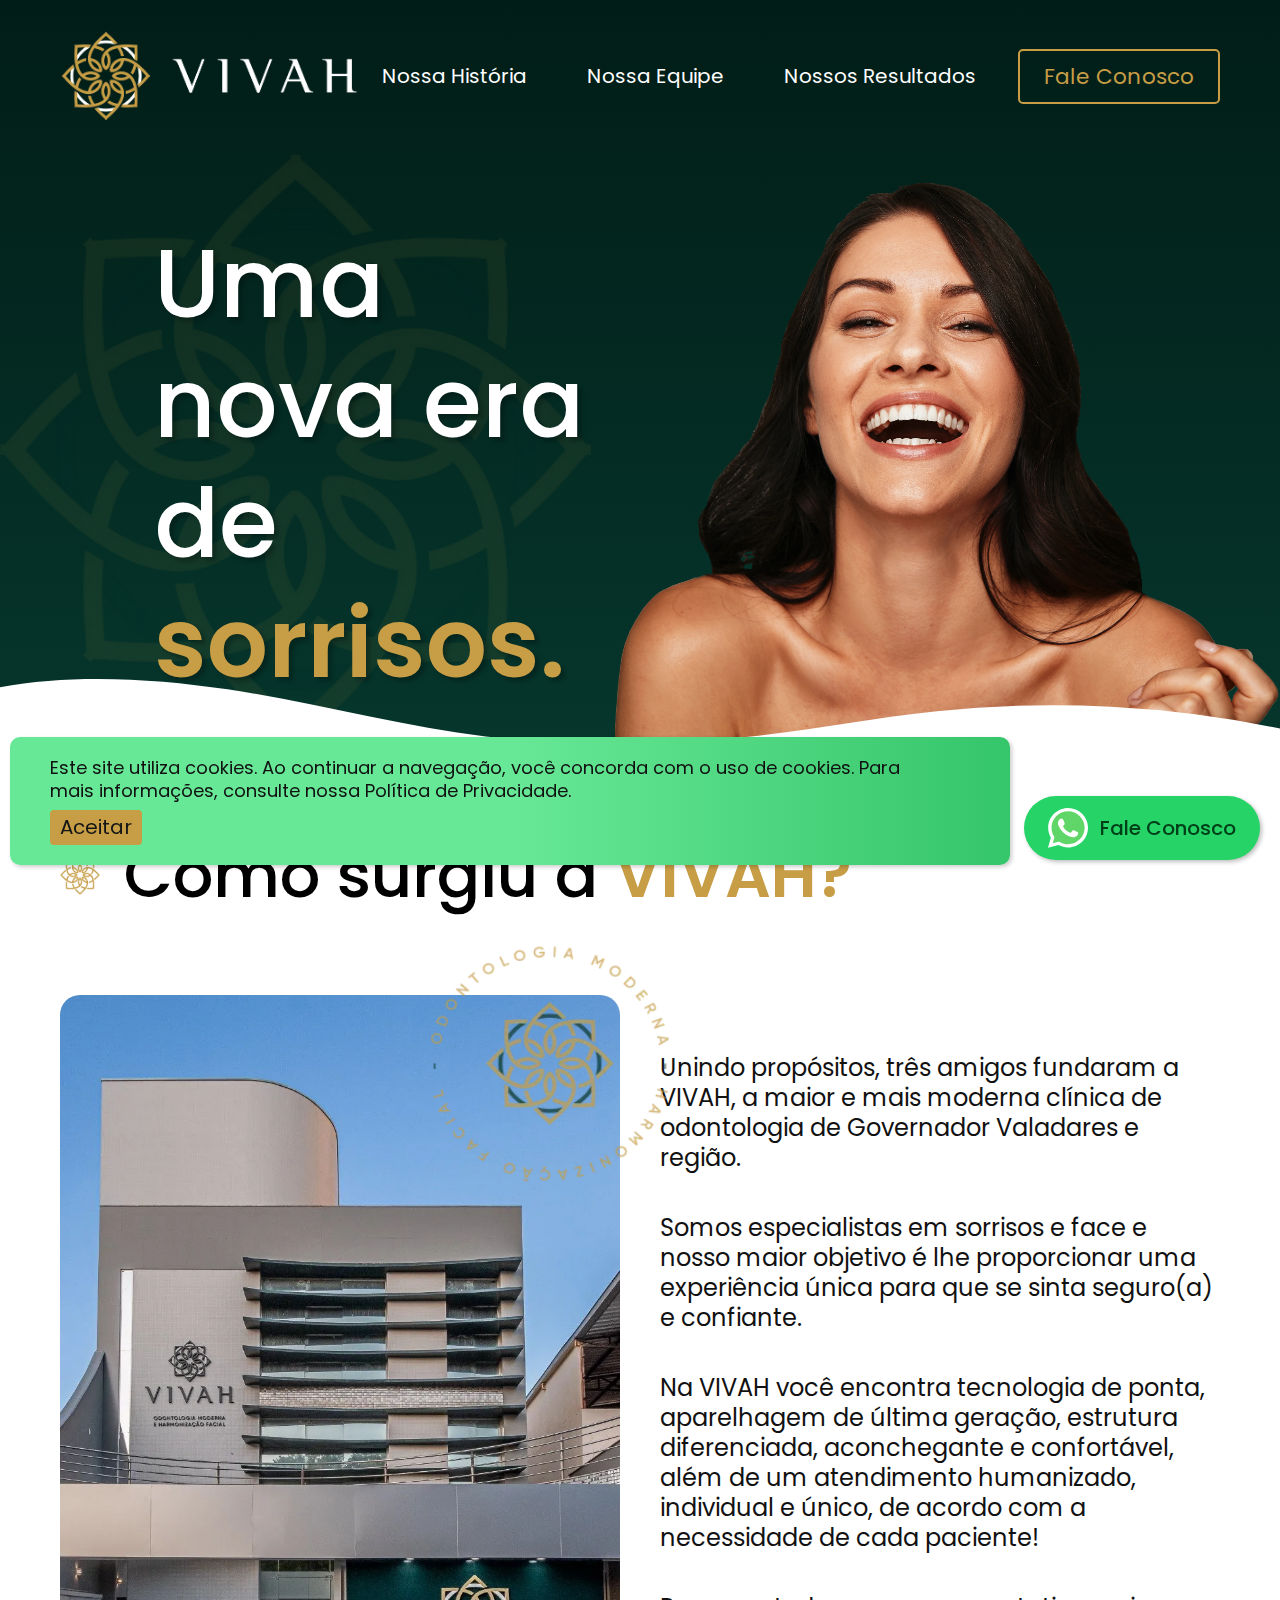
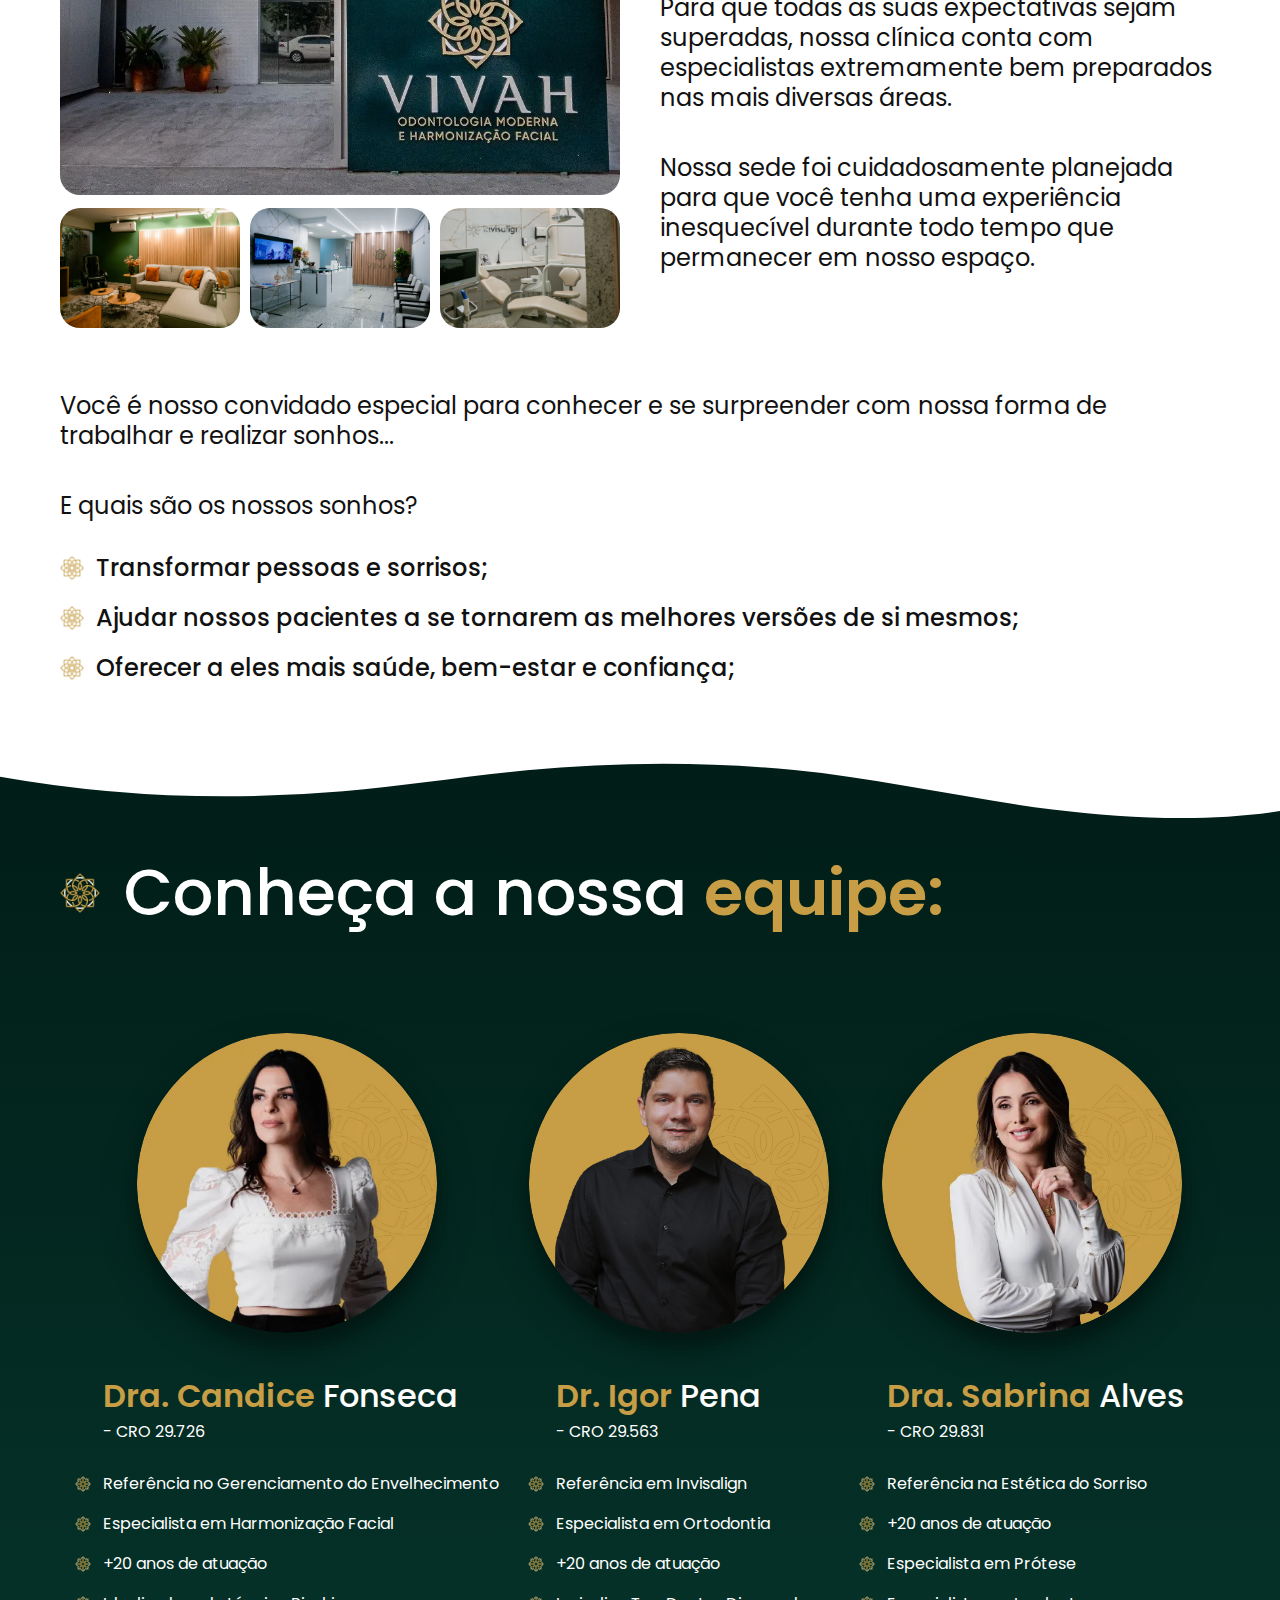
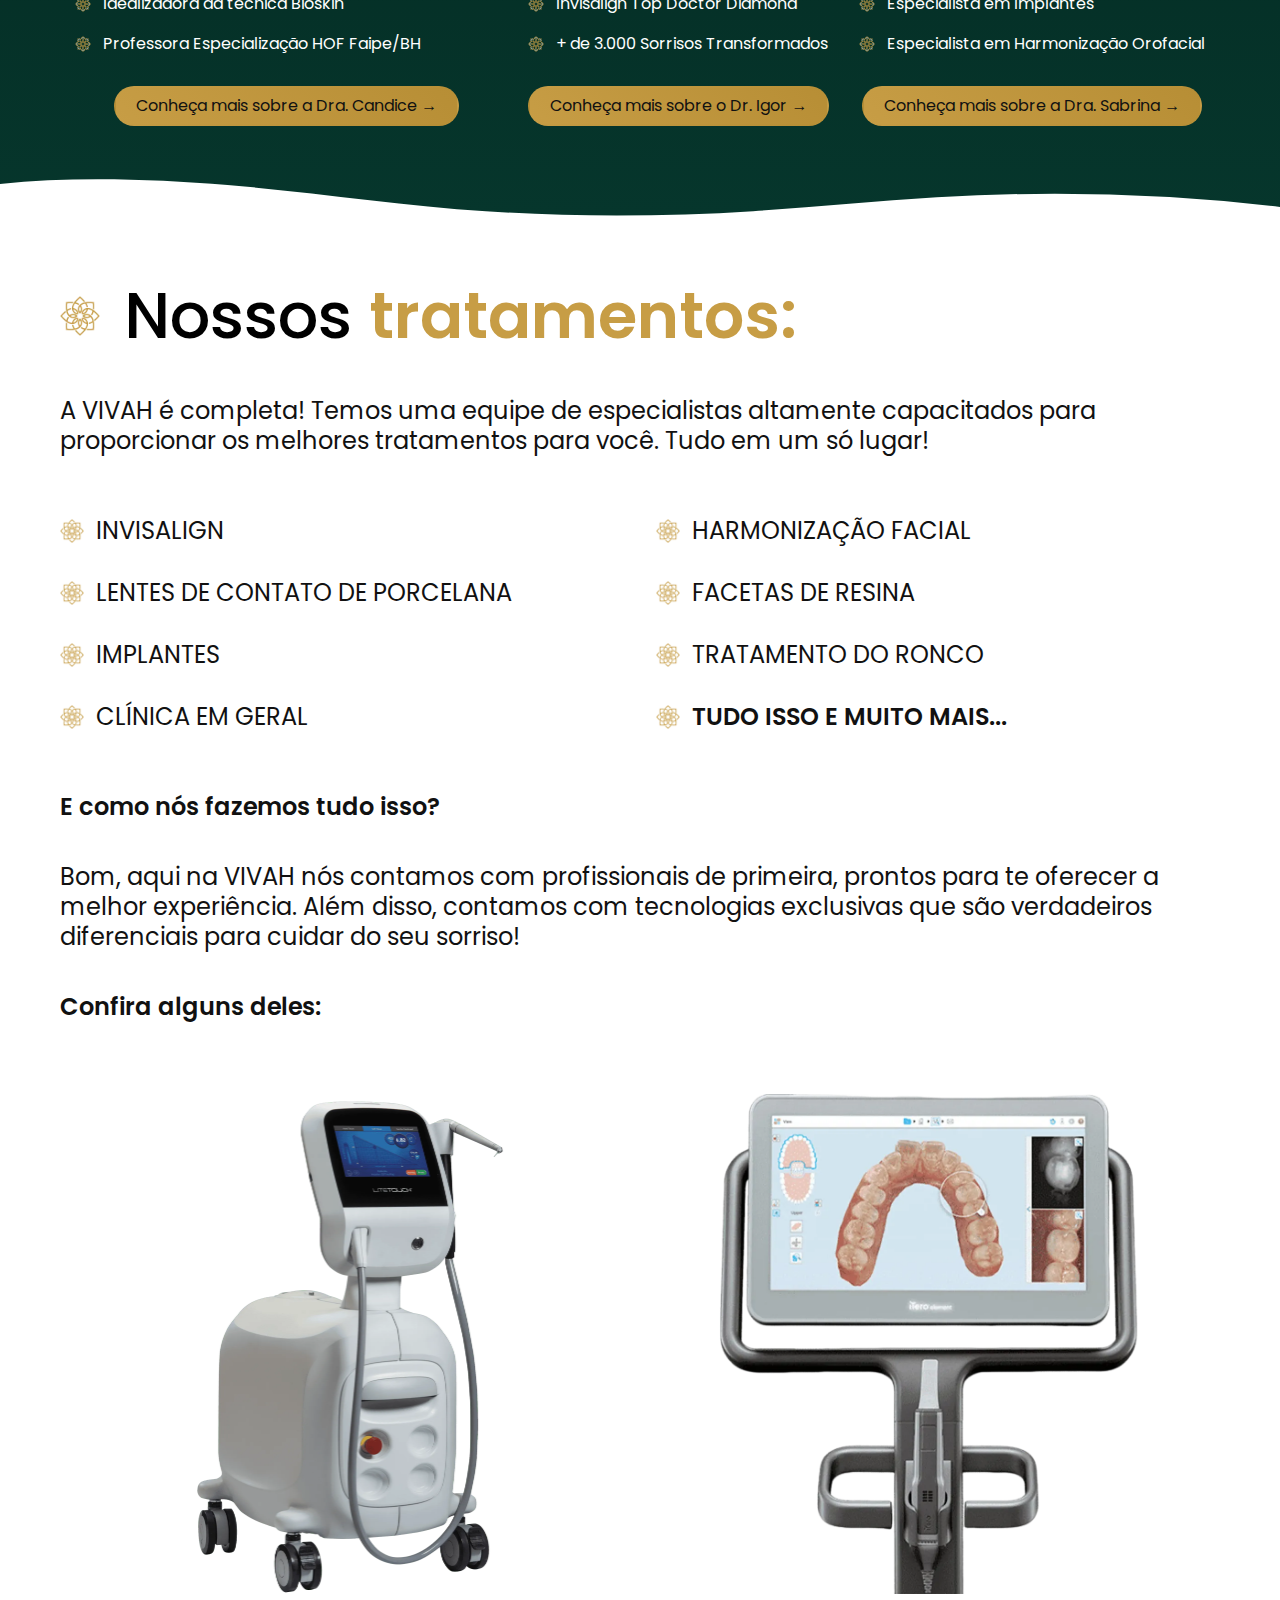
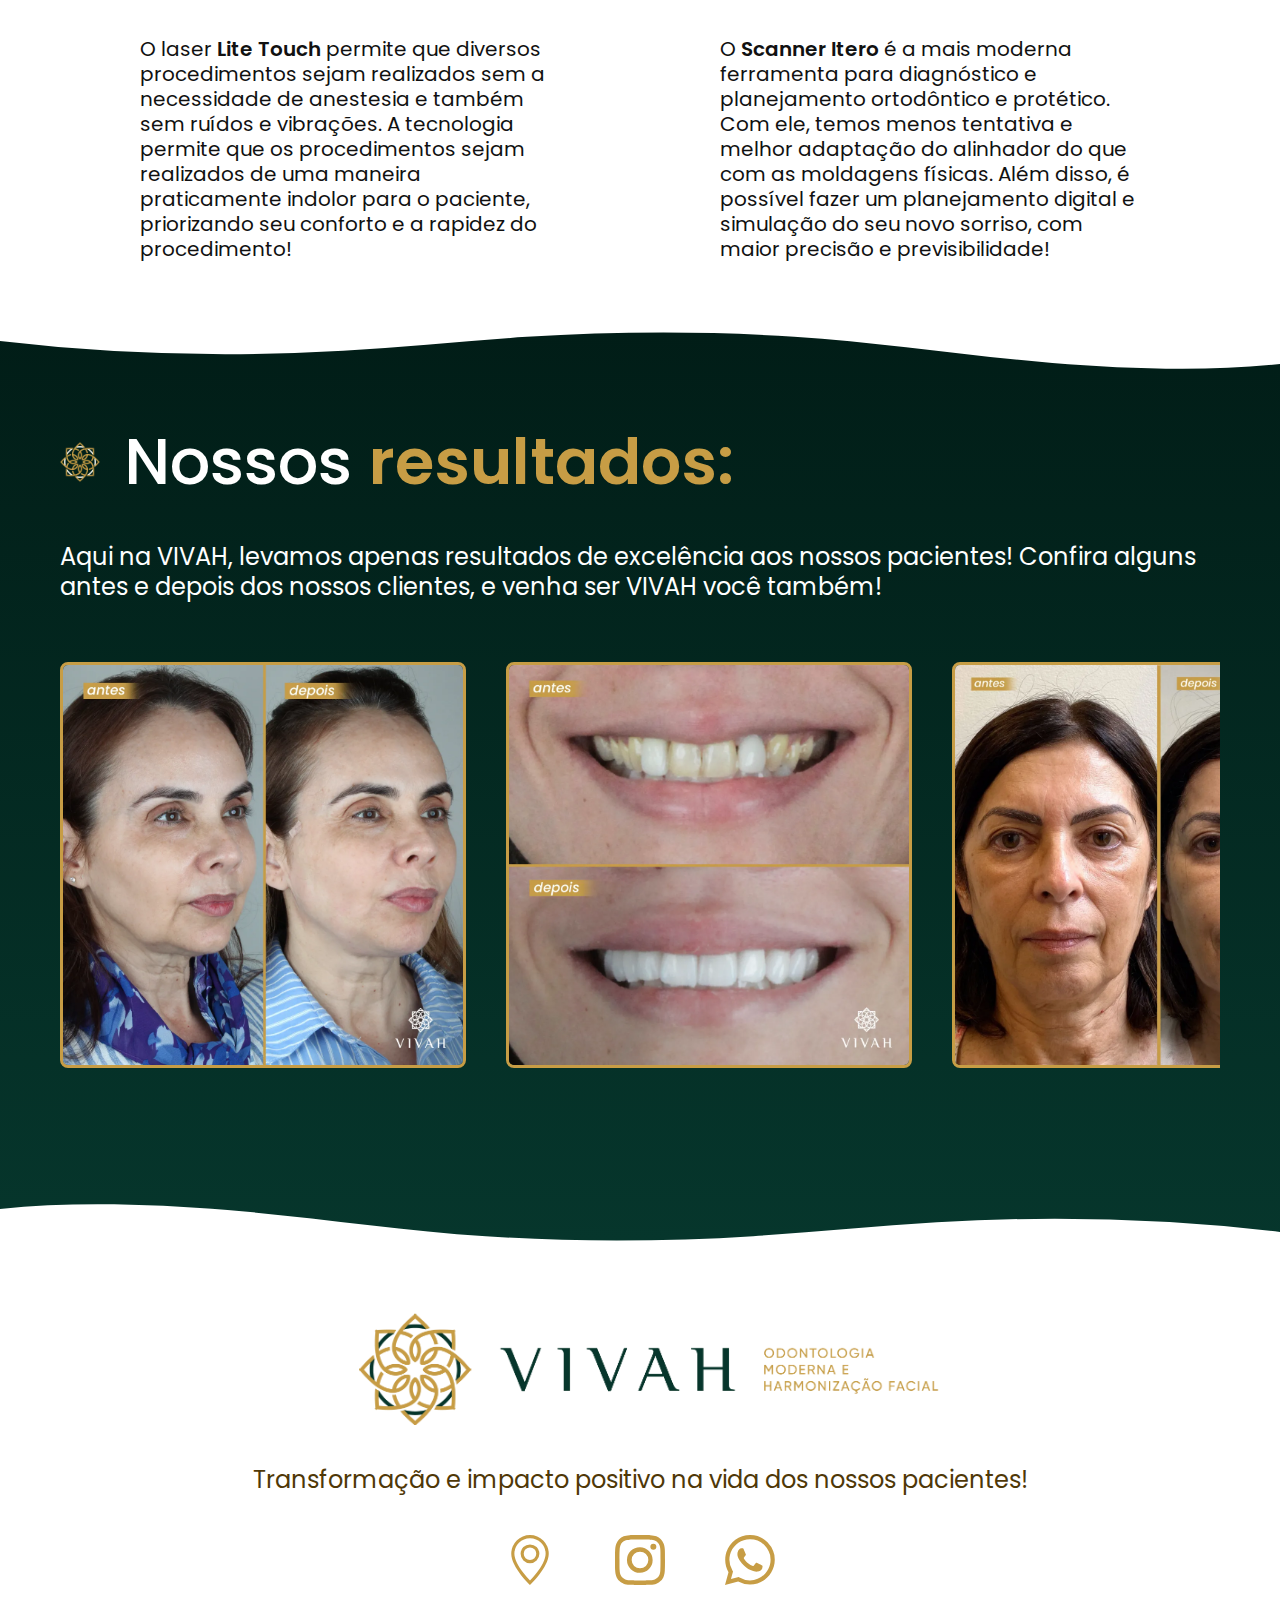
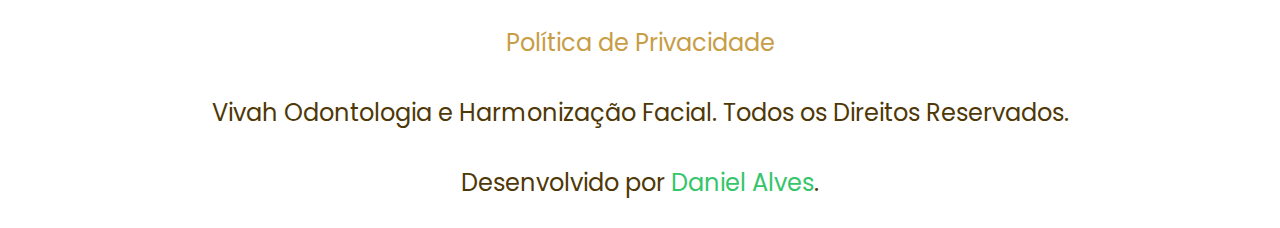
<file: index.html>
<!DOCTYPE html>
<html lang="pt-br">

<head>
  <meta charset="UTF-8">
  <meta http-equiv="X-UA-Compatible" content="IE=edge">
  <meta name="viewport" content="width=device-width, initial-scale=1.0">
  <meta name="description" content="Somos especialistas em Odontologia Moderna e Harmonização Facial e
  nosso maior objetivo é lhe proporcionar
  uma experiência única para que se sinta
  seguro(a) e confiante.">
  <title>VIVAH - Odontologia Moderna e Harmonização Facial</title>
  <link rel="shortcut icon" href="./img/logo minimalista completo.webp" type="image/x-icon">
  <link rel="preload" href="./css/style.min.css" as="style">
  <link rel="stylesheet" href="./css/style.min.css">
  <link rel="preconnect" href="https://fonts.googleapis.com">
  <link rel="preconnect" href="https://fonts.gstatic.com" crossorigin>
  <link href="https://fonts.googleapis.com/css2?family=Poppins:wght@400;500;600;700&display=swap" rel="stylesheet">
</head>

<body>
  <div class="background-verde intro-background">
    <header class="container">
      <nav aria-label="Navegação Primária">
        <a href="./index.html"><img src="./img/logo header.webp" alt="Logomarca da Vivah" width="300px" height="90px" class="logo-header"></a>
        <button id="botao-mobile" aria-label="Menu Mobile">
          <img src="./img/menu-hamburguer-verde.svg" alt="" class="menu-hamburguer">
          <img src="./img/botao-fechar.svg" alt="" class="menu-fechar">
        </button>
        <ul class="menu-header fonte-lista">
          <li><a href="#nossa-historia">Nossa História</a></li>
          <li><a href="#nossa-equipe">Nossa Equipe</a></li>
          <li><a href="#nossos-resultados">Nossos Resultados</a></li>
          <li><a href="https://api.whatsapp.com/send?phone=5533998105889&text=Vim%20pelo%20site%20e%20gostaria%20de%20falar%20com%20voc%C3%AAs!" target="_blank" class="fale-conosco-mobile">Fale Conosco</a></li>
        </ul>
        <a href="https://api.whatsapp.com/send?phone=5533998105889&text=Vim%20pelo%20site%20e%20gostaria%20de%20falar%20com%20voc%C3%AAs!" target="_blank" class="fale-conosco fonte-lista">Fale Conosco</a>
      </nav>
    </header>

    <!-- Estilização do botão está no topo do header.css -->
    <a href="https://api.whatsapp.com/send?phone=5533998105889&text=Vim%20pelo%20site%20e%20gostaria%20de%20falar%20com%20voc%C3%AAs!" class="botao-whatsapp" target="_blank" role="button" aria-label="Fale conosco"><img src="./img/botao-whatsapp.svg" alt="Botão que leva ao Whatsapp da VIVAH" height="40px"><span class="fonte-texto">Fale Conosco</span></a>
    <!--  -->

    <main>
      <div class="introducao container">
        <h1 class="fonte-titulo titulo-intro">Uma nova era de <span class="cor-texto-secundaria sorrisos">sorrisos.</span></h1>
        <div>
          <img src="./img/foto-banner-vivah-sem-fundo.webp" alt="Garota Sorrindo" width="800px" height="700px" class="imagem-intro">
          <div>
          </div>
    </main>
    <div class="custom-shape-divider-bottom-1684189273">
      <svg data-name="Layer 1" xmlns="http://www.w3.org/2000/svg" viewBox="0 0 1200 120" preserveAspectRatio="none">
        <path d="M321.39,56.44c58-10.79,114.16-30.13,172-41.86,82.39-16.72,168.19-17.73,250.45-.39C823.78,31,906.67,72,985.66,92.83c70.05,18.48,146.53,26.09,214.34,3V0H0V27.35A600.21,600.21,0,0,0,321.39,56.44Z" class="shape-fill"></path>
      </svg>
    </div>
  </div>

  <section class="container secao-origem" aria-label="Origem da VIVAH" id="nossa-historia">
    <div class="titulo-topico">
      <img src="./img/logo minimalista completo.webp" alt="" height="40px" width="40px" class="icone-titulo">
      <h2 class="fonte-titulo titulo-origem">Como surgiu a <span class="cor-texto-secundaria sorrisos">VIVAH?</span></h2>
    </div>

    <div class="historia-container">
      <div class="fachada-vivah" id="galeria">
        <img src="./img/selo vivah.webp" alt="" class="selo-vivah" height="240px" width="240px">
        <img src="./img/fachada vivah.webp" alt="Fachada da VIVAH" height="800px" width="700px" class="foto-fachada" id="imagem-principal">
        <ul>
          <li><img src="./img/interior-vivah1.webp" alt="Bicicleta 1" /></li>
          <li><img src="./img/interior-vivah2.webp" alt="Bicicleta 2" /></li>
          <li><img src="./img/interior-vivah3.webp" alt="Bicicleta 3" /></li>
        </ul>
      </div>

      <div class="historia-texto">
        <p class="fonte-texto">Unindo propósitos, três amigos fundaram a
          VIVAH, a maior e mais moderna clínica de
          odontologia de Governador Valadares e
          região.</p>

        <p class="fonte-texto">Somos especialistas em sorrisos e face e
          nosso maior objetivo é lhe proporcionar
          uma experiência única para que se sinta
          seguro(a) e confiante.</p>

        <p class="fonte-texto">Na VIVAH você encontra tecnologia de
          ponta, aparelhagem de última geração, estrutura diferenciada, aconchegante e confortável, além de um atendimento humanizado, individual e único, de acordo com
          a necessidade de cada paciente!</p>

        <p class="fonte-texto">Para que todas as suas expectativas sejam
          superadas, nossa clínica conta com especialistas extremamente bem preparados
          nas mais diversas áreas.</p>

        <p class="fonte-texto">Nossa sede foi cuidadosamente planejada
          para que você tenha uma experiência inesquecível durante todo tempo que permanecer em nosso espaço. </p>
      </div>
    </div>

    <div class="mais-historia-texto">
      <p class="fonte-texto">Você é nosso convidado especial para
        conhecer e se surpreender com nossa
        forma de trabalhar e realizar sonhos...</p>

      <p class="fonte-texto">E quais são os nossos sonhos?</p>
    </div>

    <ul class="lista-historia">
      <li>
        <img src="./img/logo minimalista completo.webp" alt="" height="24px" width="24px">
        <p class="fonte-texto">Transformar pessoas e sorrisos;</p>
      </li>

      <li>
        <img src="./img/logo minimalista completo.webp" alt="" height="24px" width="24px">
        <p class="fonte-texto">Ajudar nossos pacientes a se tornarem as melhores versões de si mesmos;</p>
      </li>

      <li>
        <img src="./img/logo minimalista completo.webp" alt="" height="24px" width="24px">
        <p class="fonte-texto">Oferecer a eles mais saúde, bem-estar e confiança;</p>
      </li>
    </ul>
  </section>

  <section class="equipe background-verde" id="nossa-equipe" aria-label="Equipe da VIVAH">
    <div class="custom-shape-divider-top-1684508556">
      <svg data-name="Layer 1" xmlns="http://www.w3.org/2000/svg" viewBox="0 0 1200 120" preserveAspectRatio="none">
        <path d="M321.39,56.44c58-10.79,114.16-30.13,172-41.86,82.39-16.72,168.19-17.73,250.45-.39C823.78,31,906.67,72,985.66,92.83c70.05,18.48,146.53,26.09,214.34,3V0H0V27.35A600.21,600.21,0,0,0,321.39,56.44Z" class="shape-fill"></path>
      </svg>
    </div>
    <div class="container">
      <div class="titulo-topico">
        <img src="./img/logo minimalista completo.webp" alt="" height="40px" width="40px" class="icone-titulo">
        <h2 class="fonte-titulo titulo-origem">Conheça a nossa <span class="cor-texto-secundaria sorrisos">equipe:</span></h2>
      </div>

      <div class="equipe-container">
        <div class="doutor-container">
          <div class="doutor-imagem">
            <a href="./candice.html"><img src="./img/dra-candice-perfil-circulo.webp" alt="Doutora Candice Fonseca" height="300px" width="300px"></a>
          </div>

          <div class="doutor-descricao">
            <div class="nome-doutor">
              <h3 class="fonte-titulo titulo-origem"><span class="cor-texto-secundaria sorrisos">Dra. Candice </span>Fonseca</h3>
              <span class="fonte-cro cro">- CRO 29.726</span>
            </div>
            <ul class="doutor-lista">
              <li>
                <img src="./img/logo minimalista completo.webp" alt="" height="16px" width="16px">
                <p class="fonte-texto">Referência no Gerenciamento do Envelhecimento</p>
              </li>
              <li>
                <img src="./img/logo minimalista completo.webp" alt="" height="16px" width="16px">
                <p class="fonte-texto">Especialista em Harmonização Facial</p>
              </li>
              <li>
                <img src="./img/logo minimalista completo.webp" alt="" height="16px" width="16px">
                <p class="fonte-texto">+20 anos de atuação</p>
              </li>
              <li>
                <img src="./img/logo minimalista completo.webp" alt="" height="16px" width="16px">
                <p class="fonte-texto">Idealizadora da técnica <strong>Bioskin</strong></p>
              </li>
              <li>
                <img src="./img/logo minimalista completo.webp" alt="" height="16px" width="16px">
                <p class="fonte-texto">Professora Especialização HOF Faipe/BH</p>
              </li>
            </ul>
            <a href="./candice.html" class="conheca-mais">Conheça mais sobre a Dra. Candice →</a>
          </div>
        </div>

        <div class="doutor-container">
          <div class="doutor-imagem">
            <a href="./igor.html"><img src="./img/dr-igor-circulo.png" alt="Doutor Igor Pena" height="300px" width="300px"></a>
          </div>

          <div class="doutor-descricao">
            <div class="nome-doutor">
              <h3 class="fonte-titulo titulo-origem"><span class="cor-texto-secundaria sorrisos">Dr. Igor </span>Pena</h3>
              <span class="fonte-cro cro">- CRO 29.563</span>
            </div>
            <ul class="doutor-lista">
              <li>
                <img src="./img/logo minimalista completo.webp" alt="" height="16px" width="16px">
                <p class="fonte-texto">Referência em Invisalign</p>
              </li>
              <li>
                <img src="./img/logo minimalista completo.webp" alt="" height="16px" width="16px">
                <p class="fonte-texto">Especialista em Ortodontia</p>
              </li>
              <li>
                <img src="./img/logo minimalista completo.webp" alt="" height="16px" width="16px">
                <p class="fonte-texto">+20 anos de atuação</p>
              </li>
              <li>
                <img src="./img/logo minimalista completo.webp" alt="" height="16px" width="16px">
                <p class="fonte-texto">Invisalign Top Doctor Diamond</p>
              </li>
              <li>
                <img src="./img/logo minimalista completo.webp" alt="" height="16px" width="16px">
                <p class="fonte-texto">+ de 3.000 Sorrisos Transformados</p>
              </li>
            </ul>
            <a href="./igor.html" class="conheca-mais">Conheça mais sobre o Dr. Igor →</a>
          </div>
        </div>

        <div class="doutor-container">
          <div class="doutor-imagem">
            <a href="./sabrina.html"><img src="./img/dra-sabrina-perfil-circulo.webp" alt="Doutora Sabrina Alves" height="300px" width="300px"></a>
          </div>

          <div class="doutor-descricao">
            <div class="nome-doutor">
              <h3 class="fonte-titulo titulo-origem"><span class="cor-texto-secundaria sorrisos">Dra. Sabrina </span>Alves</h3>
              <span class="fonte-cro cro">- CRO 29.831</span>
            </div>
            <ul class="doutor-lista">
              <li>
                <img src="./img/logo minimalista completo.webp" alt="" height="16px" width="16px">
                <p class="fonte-texto">Referência na Estética do Sorriso
                </p>
              </li>
              <li>
                <img src="./img/logo minimalista completo.webp" alt="" height="16px" width="16px">
                <p class="fonte-texto">+20 anos de atuação</p>
              </li>
              <li>
                <img src="./img/logo minimalista completo.webp" alt="" height="16px" width="16px">
                <p class="fonte-texto">Especialista em Prótese</p>
              </li>
              <li>
                <img src="./img/logo minimalista completo.webp" alt="" height="16px" width="16px">
                <p class="fonte-texto">Especialista em Implantes</p>
              </li>
              <li>
                <img src="./img/logo minimalista completo.webp" alt="" height="16px" width="16px">
                <p class="fonte-texto">Especialista em Harmonização Orofacial</p>
              </li>
            </ul>
            <a href="./sabrina.html" class="conheca-mais">Conheça mais sobre a Dra. Sabrina →</a>
          </div>
        </div>
      </div>
    </div>
    <div class="custom-shape-divider-bottom-1684614122">
      <svg data-name="Layer 1" xmlns="http://www.w3.org/2000/svg" viewBox="0 0 1200 120" preserveAspectRatio="none">
        <path d="M321.39,56.44c58-10.79,114.16-30.13,172-41.86,82.39-16.72,168.19-17.73,250.45-.39C823.78,31,906.67,72,985.66,92.83c70.05,18.48,146.53,26.09,214.34,3V0H0V27.35A600.21,600.21,0,0,0,321.39,56.44Z" class="shape-fill"></path>
      </svg>
    </div>
  </section>

  <section id="nossos-tratamentos" class="container" aria-label="Tratamentos que a VIVAH oferece">
    <div class="titulo-topico">
      <img src="./img/logo minimalista completo.webp" alt="" height="40px" width="40px" class="icone-titulo">
      <h2 class="fonte-titulo titulo-origem">Nossos <span class="cor-texto-secundaria sorrisos">tratamentos:</span></h2>
    </div>

    <p class="fonte-texto texto-tratamentos">A VIVAH é completa! Temos uma equipe de especialistas altamente capacitados para proporcionar os melhores tratamentos para você. Tudo em um só lugar!</p>

    <ul class="lista-tratamentos">
      <li>
        <img src="./img/logo minimalista completo.webp" alt="" height="24px" width="24px">
        <p class="fonte-texto maiuscula">Invisalign</p>
      </li>

      <li>
        <img src="./img/logo minimalista completo.webp" alt="" height="24px" width="24px">
        <p class="fonte-texto maiuscula">HARMONIZAÇÃO FACIAL</p>
      </li>

      <li>
        <img src="./img/logo minimalista completo.webp" alt="" height="24px" width="24px">
        <p class="fonte-texto maiuscula">LENTES DE CONTATO DE PORCELANA</p>
      </li>

      <li>
        <img src="./img/logo minimalista completo.webp" alt="" height="24px" width="24px">
        <p class="fonte-texto maiuscula">FACETAS DE RESINA</p>
      </li>

      <li>
        <img src="./img/logo minimalista completo.webp" alt="" height="24px" width="24px">
        <p class="fonte-texto maiuscula">IMPLANTES</p>
      </li>

      <li>
        <img src="./img/logo minimalista completo.webp" alt="" height="24px" width="24px">
        <p class="fonte-texto maiuscula">TRATAMENTO DO RONCO</p>
      </li>

      <li>
        <img src="./img/logo minimalista completo.webp" alt="" height="24px" width="24px">
        <p class="fonte-texto maiuscula">CLÍNICA EM GERAL</p>
      </li>

      <li>
        <img src="./img/logo minimalista completo.webp" alt="" height="24px" width="24px">
        <a href="https://instagram.com/vivahclinica?igshid=MzRlODBiNWFlZA==" target="_blank" class="fonte-texto maiuscula negrito">TUDO ISSO E MUITO MAIS...</a>
      </li>
    </ul>

    <p class="texto-tratamentos fonte-texto negrito"><strong>E como nós fazemos tudo isso? </strong></p>

    <p class="texto-tratamentos fonte-texto">Bom, aqui na VIVAH nós contamos com profissionais de primeira, prontos para te oferecer a melhor experiência. Além disso, contamos com tecnologias exclusivas que são verdadeiros diferenciais para cuidar do seu sorriso!</p>

    <p class="texto-tratamentos fonte-texto negrito"><strong>Confira alguns deles:</strong></p>

    <div class="aparelhos">
      <div class="aparelho-item">
        <figure>
          <img src="./img/lite-touch-comprimido.webp" alt="Aparelho Lite Touch" height="500px">
        </figure>
        <figcaption class="fonte-texto">O laser <strong class="negrito">Lite Touch</strong> permite que diversos procedimentos sejam realizados sem a necessidade de anestesia e também sem ruídos e vibrações. A tecnologia permite que os procedimentos sejam realizados de uma maneira praticamente indolor para o paciente, priorizando seu conforto e a rapidez do procedimento!</figcaption>
      </div>

      <div class="aparelho-item">
        <figure><img src="./img/scanner-itero.webp" alt="Aparelho Scanner Itero" height="500px"></figure>
        <figcaption class="fonte-texto">O <strong class="negrito">Scanner Itero</strong> é a mais moderna ferramenta para diagnóstico e planejamento ortodôntico e protético. Com ele, temos menos tentativa e melhor adaptação do alinhador do que com as moldagens físicas. Além disso, é possível fazer um planejamento digital e simulação do seu novo sorriso, com maior precisão e previsibilidade!</figcaption>
      </div>
    </div>
  </section>

  <section aria-label="Resultados da VIVAH" id="nossos-resultados" class="background-verde">
    <div class="custom-shape-divider-top-1684782539">
      <svg data-name="Layer 1" xmlns="http://www.w3.org/2000/svg" viewBox="0 0 1200 120" preserveAspectRatio="none">
        <path d="M321.39,56.44c58-10.79,114.16-30.13,172-41.86,82.39-16.72,168.19-17.73,250.45-.39C823.78,31,906.67,72,985.66,92.83c70.05,18.48,146.53,26.09,214.34,3V0H0V27.35A600.21,600.21,0,0,0,321.39,56.44Z" class="shape-fill"></path>
      </svg>
    </div>
    <div class="container">
      <div class="titulo-topico titulo-topico-resultados">
        <img src="./img/logo minimalista completo.webp" alt="" height="40px" width="40px" class="icone-titulo">
        <h2 class="fonte-titulo titulo-origem titulo-resultados">Nossos <span class="cor-texto-secundaria sorrisos">resultados:</span></h2>
      </div>

      <!-- talvez tirar todo esse primeiro páragrafo -->
      <!-- <p class="fonte-texto">Agora que você conhece a nossa equipe e as tecnologias que trabalhamos, já dá pra imaginar que nossos resultados são de primeira1</p> -->

      <p class="fonte-texto">Aqui na VIVAH, levamos apenas resultados de excelência aos nossos pacientes! Confira alguns antes e depois dos nossos clientes, e venha ser VIVAH você também!</p>

      <div class="container-resultados">
        <!-- <img src="./img/seta-direita.svg" alt="" class="seta-direita"> -->

        <figure class="resultado">
          <img src="./img/resultado26.webp" alt="Resultado de um cliente VIVAH" width="400px">
        </figure>
        <figure class="resultado">
          <img src="./img/resultado24.webp" alt="Resultado de um cliente VIVAH" width="400px">
        </figure>
        <figure class="resultado">
          <img src="./img/resultado21.webp" alt="Resultado de um cliente VIVAH" width="400px">
        </figure>
        <figure class="resultado">
          <img src="./img/resultado2.webp" alt="Resultado de um cliente VIVAH" width="400px">
        </figure>
        <figure class="resultado">
          <img src="./img/resultado5.webp" alt="Resultado de um cliente VIVAH" width="400px">
        </figure>
        <figure class="resultado">
          <img src="./img/resultado3.webp" alt="Resultado de um cliente VIVAH" width="400px">
        </figure>
        <figure class="resultado">
          <img src="./img/resultado6.webp" alt="Resultado de um cliente VIVAH" width="400px">
        </figure>
        <figure class="resultado">
          <img src="./img/resultado4.webp" alt="Resultado de um cliente VIVAH" width="400px">
        </figure>
        <figure class="resultado">
          <img src="./img/resultado8.webp" alt="Resultado de um cliente VIVAH" width="400px">
        </figure>
        <figure class="resultado">
          <img src="./img/resultado9.webp" alt="Resultado de um cliente VIVAH" width="400px">
        </figure>
        <figure class="resultado">
          <img src="./img/resultado7.webp" alt="Resultado de um cliente VIVAH" width="400px">
        </figure>
        <figure class="resultado">
          <img src="./img/resultado1.webp" alt="Resultado de um cliente VIVAH" width="400px">
        </figure>
        <figure class="resultado">
          <img src="./img/resultado11.webp" alt="Resultado de um cliente VIVAH" width="400px">
        </figure>
        <figure class="resultado">
          <img src="./img/resultado10.webp" alt="Resultado de um cliente VIVAH" width="400px">
        </figure>
        <figure class="resultado">
          <img src="./img/resultado16.webp" alt="Resultado de um cliente VIVAH" width="400px">
        </figure>
        <figure class="resultado">
          <img src="./img/resultado18.webp" alt="Resultado de um cliente VIVAH" width="400px">
        </figure>
        <figure class="resultado">
          <img src="./img/resultado20.webp" alt="Resultado de um cliente VIVAH" width="400px">
        </figure>
        <figure class="resultado">
          <img src="./img/resultado19.webp" alt="Resultado de um cliente VIVAH" width="400px">
        </figure>
        <figure class="resultado">
          <img src="./img/resultado22.webp" alt="Resultado de um cliente VIVAH" width="400px">
        </figure>
        <figure class="resultado">
          <img src="./img/resultado25.webp" alt="Resultado de um cliente VIVAH" width="400px">
        </figure>
        <figure class="resultado">
          <img src="./img/resultado23.webp" alt="Resultado de um cliente VIVAH" width="400px">
        </figure>
        <figure class="resultado">
          <img src="./img/resultado27.webp" alt="Resultado de um cliente VIVAH" width="400px">
        </figure>
      </div>
    </div>

    <div class="custom-shape-divider-bottom-1684792491">
      <svg data-name="Layer 1" xmlns="http://www.w3.org/2000/svg" viewBox="0 0 1200 120" preserveAspectRatio="none">
        <path d="M321.39,56.44c58-10.79,114.16-30.13,172-41.86,82.39-16.72,168.19-17.73,250.45-.39C823.78,31,906.67,72,985.66,92.83c70.05,18.48,146.53,26.09,214.34,3V0H0V27.35A600.21,600.21,0,0,0,321.39,56.44Z" class="shape-fill"></path>
      </svg>
    </div>
  </section>

  <div id="cookies">
    <p class="fonte-texto">Este site utiliza cookies. Ao continuar a navegação, você concorda com o uso de cookies. Para mais informações, consulte nossa Política de Privacidade.</p>
    <button class="fonte-texto" id="aceitar-cookies">Aceitar</button>
  </div>

  <footer class="container">
    <figure>
      <img src="./img/logo-footer.webp" alt="Logo da VIVAH" width="600px">
    </figure>
    <span class="fonte-texto texto-footer" style="text-align: center;">Transformação e impacto positivo na vida dos nossos pacientes!</span>

    <ul>
      <li><a href="https://goo.gl/maps/6QJ8KZM2eGRkRYsC8" class="icone-footer" target="_blank"><svg xmlns="http://www.w3.org/2000/svg" width="50" height="50" fill="#c79d45" class="bi bi-geo-alt" viewBox="0 0 16 16">
            <path d="M12.166 8.94c-.524 1.062-1.234 2.12-1.96 3.07A31.493 31.493 0 0 1 8 14.58a31.481 31.481 0 0 1-2.206-2.57c-.726-.95-1.436-2.008-1.96-3.07C3.304 7.867 3 6.862 3 6a5 5 0 0 1 10 0c0 .862-.305 1.867-.834 2.94zM8 16s6-5.686 6-10A6 6 0 0 0 2 6c0 4.314 6 10 6 10z" />
            <path d="M8 8a2 2 0 1 1 0-4 2 2 0 0 1 0 4zm0 1a3 3 0 1 0 0-6 3 3 0 0 0 0 6z" />
          </svg></a></li>
      <li><a href="https://instagram.com/vivahclinica?igshid=MzRlODBiNWFlZA==" class="icone-footer" target="_blank"><svg xmlns="http://www.w3.org/2000/svg" width="50" height="50" fill="#c79d45" class="bi bi-instagram" viewBox="0 0 16 16">
            <path d="M8 0C5.829 0 5.556.01 4.703.048 3.85.088 3.269.222 2.76.42a3.917 3.917 0 0 0-1.417.923A3.927 3.927 0 0 0 .42 2.76C.222 3.268.087 3.85.048 4.7.01 5.555 0 5.827 0 8.001c0 2.172.01 2.444.048 3.297.04.852.174 1.433.372 1.942.205.526.478.972.923 1.417.444.445.89.719 1.416.923.51.198 1.09.333 1.942.372C5.555 15.99 5.827 16 8 16s2.444-.01 3.298-.048c.851-.04 1.434-.174 1.943-.372a3.916 3.916 0 0 0 1.416-.923c.445-.445.718-.891.923-1.417.197-.509.332-1.09.372-1.942C15.99 10.445 16 10.173 16 8s-.01-2.445-.048-3.299c-.04-.851-.175-1.433-.372-1.941a3.926 3.926 0 0 0-.923-1.417A3.911 3.911 0 0 0 13.24.42c-.51-.198-1.092-.333-1.943-.372C10.443.01 10.172 0 7.998 0h.003zm-.717 1.442h.718c2.136 0 2.389.007 3.232.046.78.035 1.204.166 1.486.275.373.145.64.319.92.599.28.28.453.546.598.92.11.281.24.705.275 1.485.039.843.047 1.096.047 3.231s-.008 2.389-.047 3.232c-.035.78-.166 1.203-.275 1.485a2.47 2.47 0 0 1-.599.919c-.28.28-.546.453-.92.598-.28.11-.704.24-1.485.276-.843.038-1.096.047-3.232.047s-2.39-.009-3.233-.047c-.78-.036-1.203-.166-1.485-.276a2.478 2.478 0 0 1-.92-.598 2.48 2.48 0 0 1-.6-.92c-.109-.281-.24-.705-.275-1.485-.038-.843-.046-1.096-.046-3.233 0-2.136.008-2.388.046-3.231.036-.78.166-1.204.276-1.486.145-.373.319-.64.599-.92.28-.28.546-.453.92-.598.282-.11.705-.24 1.485-.276.738-.034 1.024-.044 2.515-.045v.002zm4.988 1.328a.96.96 0 1 0 0 1.92.96.96 0 0 0 0-1.92zm-4.27 1.122a4.109 4.109 0 1 0 0 8.217 4.109 4.109 0 0 0 0-8.217zm0 1.441a2.667 2.667 0 1 1 0 5.334 2.667 2.667 0 0 1 0-5.334z" />
          </svg></a></li>
      <li><a href="https://api.whatsapp.com/send?phone=5533998105889&text=Vim%20pelo%20site%20e%20gostaria%20de%20falar%20com%20voc%C3%AAs!" class="icone-footer" target="_blank"><svg xmlns="http://www.w3.org/2000/svg" width="50" height="50" fill="#c79d45" class="bi bi-whatsapp" viewBox="0 0 16 16">
            <path d="M13.601 2.326A7.854 7.854 0 0 0 7.994 0C3.627 0 .068 3.558.064 7.926c0 1.399.366 2.76 1.057 3.965L0 16l4.204-1.102a7.933 7.933 0 0 0 3.79.965h.004c4.368 0 7.926-3.558 7.93-7.93A7.898 7.898 0 0 0 13.6 2.326zM7.994 14.521a6.573 6.573 0 0 1-3.356-.92l-.24-.144-2.494.654.666-2.433-.156-.251a6.56 6.56 0 0 1-1.007-3.505c0-3.626 2.957-6.584 6.591-6.584a6.56 6.56 0 0 1 4.66 1.931 6.557 6.557 0 0 1 1.928 4.66c-.004 3.639-2.961 6.592-6.592 6.592zm3.615-4.934c-.197-.099-1.17-.578-1.353-.646-.182-.065-.315-.099-.445.099-.133.197-.513.646-.627.775-.114.133-.232.148-.43.05-.197-.1-.836-.308-1.592-.985-.59-.525-.985-1.175-1.103-1.372-.114-.198-.011-.304.088-.403.087-.088.197-.232.296-.346.1-.114.133-.198.198-.33.065-.134.034-.248-.015-.347-.05-.099-.445-1.076-.612-1.47-.16-.389-.323-.335-.445-.34-.114-.007-.247-.007-.38-.007a.729.729 0 0 0-.529.247c-.182.198-.691.677-.691 1.654 0 .977.71 1.916.81 2.049.098.133 1.394 2.132 3.383 2.992.47.205.84.326 1.129.418.475.152.904.129 1.246.08.38-.058 1.171-.48 1.338-.943.164-.464.164-.86.114-.943-.049-.084-.182-.133-.38-.232z" />
          </svg></a></li>
    </ul>

    <a href="./lgpd.html" target="_blank" class="fonte-texto politica-privacidade">Política de Privacidade</a>
    <span class="fonte-texto texto-footer">Vivah Odontologia e Harmonização Facial. Todos os Direitos Reservados.</span>
    <span class="fonte-texto texto-footer daniel">Desenvolvido por <a href="https://www.instagram.com/alvespdaniel/" class="alves" target="_blank">Daniel Alves</a>.</span>
  </footer>

  <script src="./script.js"></script>
</body>
</file>
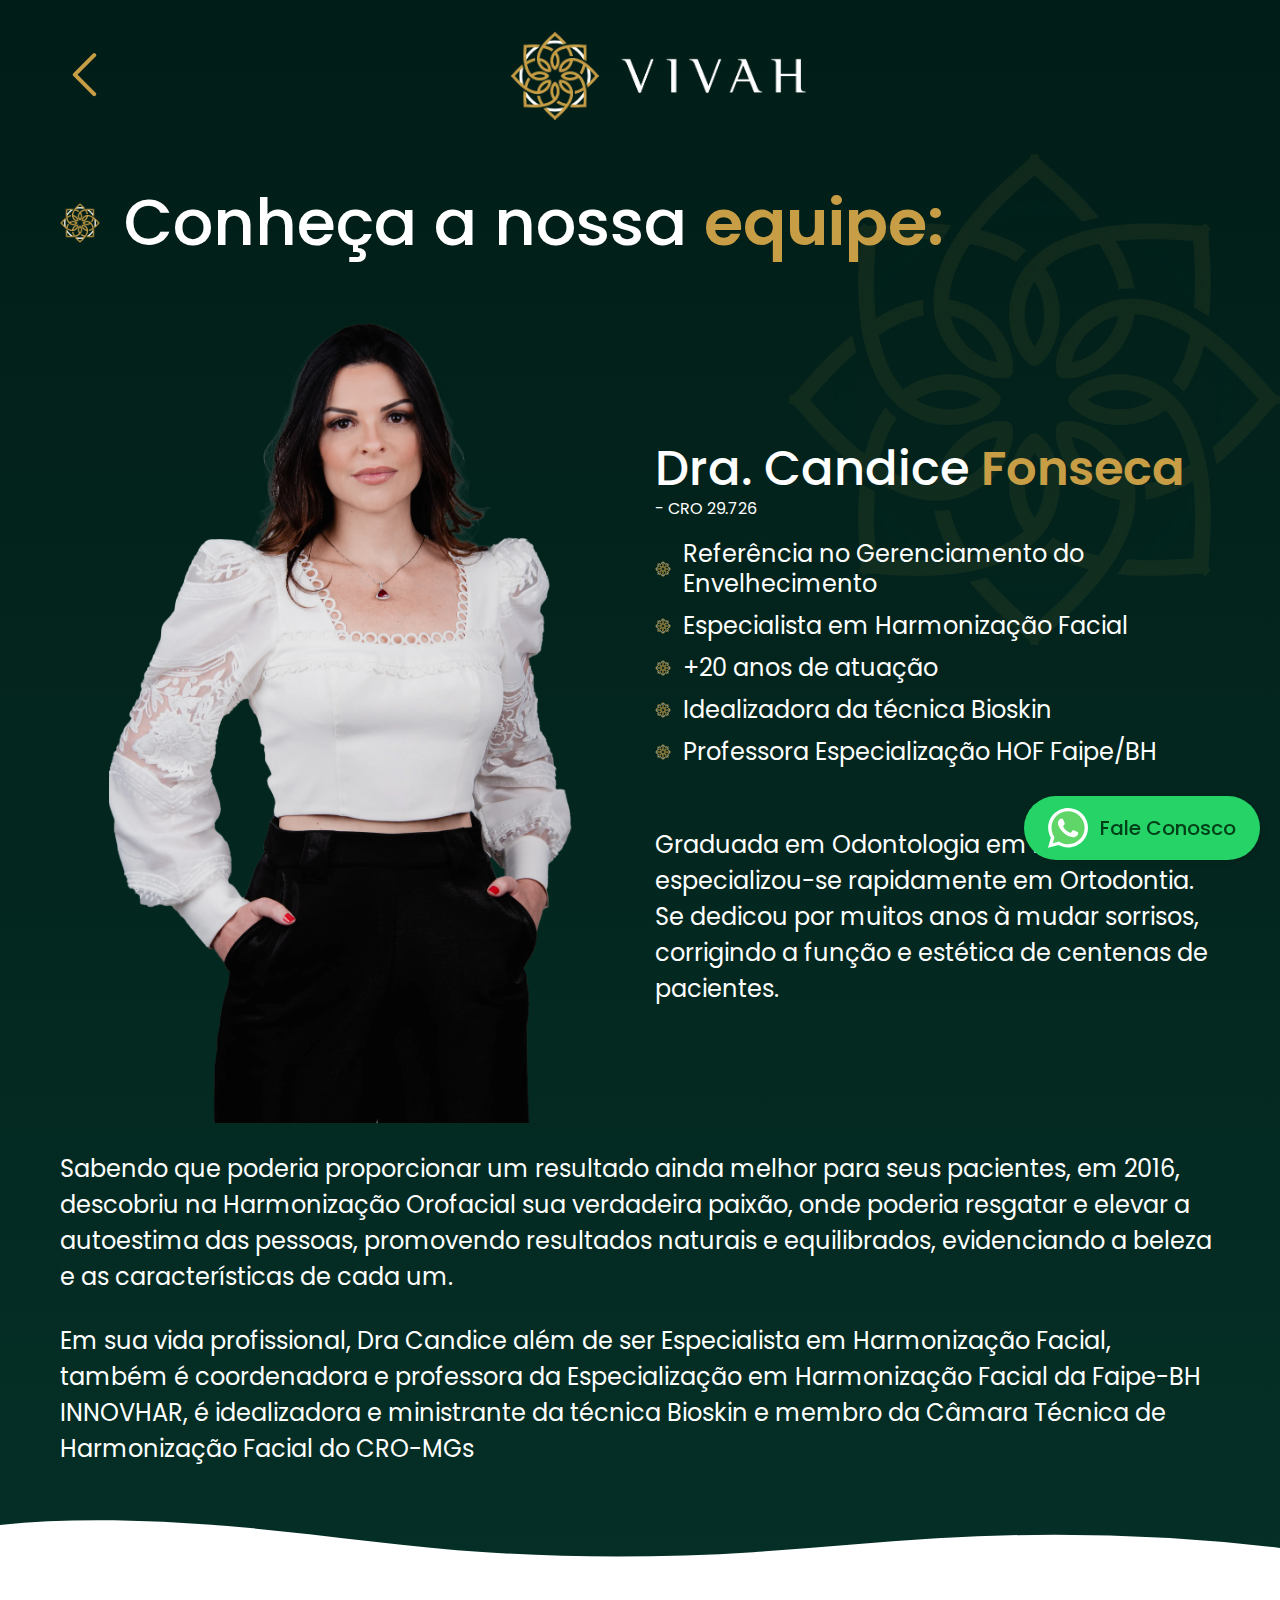
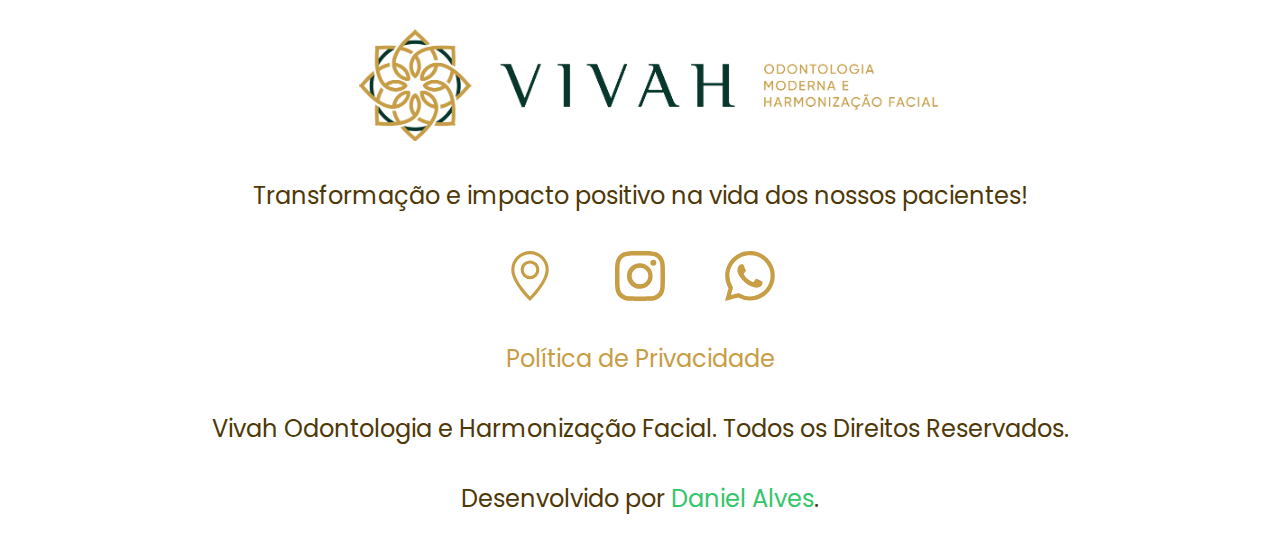
<file: candice.html>
<!DOCTYPE html>
<html lang="pt-br">

<head>
  <meta charset="UTF-8">
  <meta http-equiv="X-UA-Compatible" content="IE=edge">
  <meta name="viewport" content="width=device-width, initial-scale=1.0">
  <meta name="description" content="Somos especialistas em Odontologia Moderna e Harmonização Facial e
  nosso maior objetivo é lhe proporcionar
  uma experiência única para que se sinta
  seguro(a) e confiante.">
  <title>VIVAH - Odontologia Moderna e Harmonização Facial</title>
  <link rel="shortcut icon" href="./img/logo minimalista completo.webp" type="image/x-icon">
  <link rel="preload" href="./css/style.min.css" as="style">
  <link rel="stylesheet" href="./css/style.min.css">
  <link rel="preconnect" href="https://fonts.googleapis.com">
  <link rel="preconnect" href="https://fonts.gstatic.com" crossorigin>
  <link href="https://fonts.googleapis.com/css2?family=Poppins:wght@400;500;600;700&display=swap" rel="stylesheet">
</head>

<body class="candice-body background-verde">
  <header class="container">
    <a href="./index.html#nossa-equipe" class="seta-voltar"><img src="./img/seta-voltar.svg" alt=""></a>
    <a href="./index.html" class="logo-candice"><img src="./img/logo header.webp" alt="Logomarca da Vivah" width="300px" height="90px" class="logo-header"></a>
    <span> </span>
  </header>

  <!-- Estilização do botão está no topo do header.css -->
  <a href="https://api.whatsapp.com/send?phone=5533998105889&text=Vim%20pelo%20site%20e%20gostaria%20de%20falar%20com%20voc%C3%AAs!" target="_blank" class="botao-whatsapp" role="button" aria-label="Fale conosco"><img src="./img/botao-whatsapp.svg" alt="Botão que leva ao Whatsapp da VIVAH" height="40px"><span class="fonte-texto">Fale Conosco</span></a>
  <!--  -->

  <section class="candice container">
    <div class="titulo-topico">
      <img src="./img/logo minimalista completo.webp" alt="" height="40px" width="40px" class="icone-titulo">
      <h2 class="fonte-titulo titulo-origem cor-texto-branco">Conheça a nossa <span class="cor-texto-secundaria sorrisos">equipe:</span></h2>
    </div>

    <div class="candice-container">
      <div class="candice-grid">
        <figure class="candice-imagem">
          <img src="./img/candice-pagina-interna.webp" alt="Doutora Candice" height="800px">
        </figure>
        <div class="candice-descricao">
          <h3 class="fonte-titulo cor-texto-branco">Dra. Candice <span class="cor-texto-secundaria sorrisos">Fonseca</span></h3>
          <span class="fonte-cro">- CRO 29.726</span>
          <ul class="candice-lista">
            <li>
              <img src="./img/logo minimalista completo.webp" alt="" height="16px" width="16px">
              <p class="fonte-texto cor-texto-branco">Referência no Gerenciamento do Envelhecimento</p>
            </li>
            <li>
              <img src="./img/logo minimalista completo.webp" alt="" height="16px" width="16px">
              <p class="fonte-texto cor-texto-branco">Especialista em Harmonização Facial</p>
            </li>
            <li>
              <img src="./img/logo minimalista completo.webp" alt="" height="16px" width="16px">
              <p class="fonte-texto cor-texto-branco">+20 anos de atuação</p>
            </li>
            <li>
              <img src="./img/logo minimalista completo.webp" alt="" height="16px" width="16px">
              <p class="fonte-texto cor-texto-branco">Idealizadora da técnica <strong>Bioskin</strong></p>
            </li>
            <li>
              <img src="./img/logo minimalista completo.webp" alt="" height="16px" width="16px">
              <p class="fonte-texto cor-texto-branco">Professora Especialização HOF Faipe/BH</p>
            </li>
          </ul>
          <p class="fonte-texto cor-texto-branco texto-igor texto-candice-1">Graduada em Odontologia em 2002,
            especializou-se rapidamente em Ortodontia. Se
            dedicou por muitos anos à mudar sorrisos,
            corrigindo a função e estética de centenas
            de pacientes.
          </p>
        </div>
      </div>

      <p class="fonte-texto cor-texto-branco texto-igor texto-candice-2">Graduada em Odontologia em 2002,
        especializou-se rapidamente em Ortodontia. Se
        dedicou por muitos anos à mudar sorrisos,
        corrigindo a função e estética de centenas
        de pacientes.</p>

      <p class="fonte-texto cor-texto-branco texto-candice">Sabendo que poderia proporcionar um resultado ainda melhor para seus pacientes,
        em 2016, descobriu na Harmonização Orofacial sua verdadeira paixão, onde poderia
        resgatar e elevar a autoestima das pessoas, promovendo resultados naturais e
        equilibrados, evidenciando a beleza e as
        características de cada um.</p>

      <p class="fonte-texto cor-texto-branco texto-candice">Em sua vida profissional, Dra Candice além
        de ser Especialista em Harmonização Facial,
        também é coordenadora e professora da
        Especialização em Harmonização Facial da
        Faipe-BH INNOVHAR, é idealizadora e ministrante da técnica Bioskin e membro da
        Câmara Técnica de Harmonização Facial
        do CRO-MGs</p>
    </div>

    <div class="custom-shape-divider-bottom-1684792491">
      <svg data-name="Layer 1" xmlns="http://www.w3.org/2000/svg" viewBox="0 0 1200 120" preserveAspectRatio="none">
        <path d="M321.39,56.44c58-10.79,114.16-30.13,172-41.86,82.39-16.72,168.19-17.73,250.45-.39C823.78,31,906.67,72,985.66,92.83c70.05,18.48,146.53,26.09,214.34,3V0H0V27.35A600.21,600.21,0,0,0,321.39,56.44Z" class="shape-fill"></path>
      </svg>
    </div>
  </section>

  <footer class="container">
    <figure>
      <img src="./img/logo-footer.webp" alt="Logo da VIVAH" width="600px">
    </figure>
    <span class="fonte-texto texto-footer" style="text-align: center;">Transformação e impacto positivo na vida dos nossos pacientes!</span>

    <ul>
      <li><a href="https://goo.gl/maps/6QJ8KZM2eGRkRYsC8" class="icone-footer" target="_blank"><svg xmlns="http://www.w3.org/2000/svg" width="50" height="50" fill="#c79d45" class="bi bi-geo-alt" viewBox="0 0 16 16">
            <path d="M12.166 8.94c-.524 1.062-1.234 2.12-1.96 3.07A31.493 31.493 0 0 1 8 14.58a31.481 31.481 0 0 1-2.206-2.57c-.726-.95-1.436-2.008-1.96-3.07C3.304 7.867 3 6.862 3 6a5 5 0 0 1 10 0c0 .862-.305 1.867-.834 2.94zM8 16s6-5.686 6-10A6 6 0 0 0 2 6c0 4.314 6 10 6 10z" />
            <path d="M8 8a2 2 0 1 1 0-4 2 2 0 0 1 0 4zm0 1a3 3 0 1 0 0-6 3 3 0 0 0 0 6z" />
          </svg></a></li>
      <li><a href="https://instagram.com/vivahclinica?igshid=MzRlODBiNWFlZA==" class="icone-footer" target="_blank"><svg xmlns="http://www.w3.org/2000/svg" width="50" height="50" fill="#c79d45" class="bi bi-instagram" viewBox="0 0 16 16">
            <path d="M8 0C5.829 0 5.556.01 4.703.048 3.85.088 3.269.222 2.76.42a3.917 3.917 0 0 0-1.417.923A3.927 3.927 0 0 0 .42 2.76C.222 3.268.087 3.85.048 4.7.01 5.555 0 5.827 0 8.001c0 2.172.01 2.444.048 3.297.04.852.174 1.433.372 1.942.205.526.478.972.923 1.417.444.445.89.719 1.416.923.51.198 1.09.333 1.942.372C5.555 15.99 5.827 16 8 16s2.444-.01 3.298-.048c.851-.04 1.434-.174 1.943-.372a3.916 3.916 0 0 0 1.416-.923c.445-.445.718-.891.923-1.417.197-.509.332-1.09.372-1.942C15.99 10.445 16 10.173 16 8s-.01-2.445-.048-3.299c-.04-.851-.175-1.433-.372-1.941a3.926 3.926 0 0 0-.923-1.417A3.911 3.911 0 0 0 13.24.42c-.51-.198-1.092-.333-1.943-.372C10.443.01 10.172 0 7.998 0h.003zm-.717 1.442h.718c2.136 0 2.389.007 3.232.046.78.035 1.204.166 1.486.275.373.145.64.319.92.599.28.28.453.546.598.92.11.281.24.705.275 1.485.039.843.047 1.096.047 3.231s-.008 2.389-.047 3.232c-.035.78-.166 1.203-.275 1.485a2.47 2.47 0 0 1-.599.919c-.28.28-.546.453-.92.598-.28.11-.704.24-1.485.276-.843.038-1.096.047-3.232.047s-2.39-.009-3.233-.047c-.78-.036-1.203-.166-1.485-.276a2.478 2.478 0 0 1-.92-.598 2.48 2.48 0 0 1-.6-.92c-.109-.281-.24-.705-.275-1.485-.038-.843-.046-1.096-.046-3.233 0-2.136.008-2.388.046-3.231.036-.78.166-1.204.276-1.486.145-.373.319-.64.599-.92.28-.28.546-.453.92-.598.282-.11.705-.24 1.485-.276.738-.034 1.024-.044 2.515-.045v.002zm4.988 1.328a.96.96 0 1 0 0 1.92.96.96 0 0 0 0-1.92zm-4.27 1.122a4.109 4.109 0 1 0 0 8.217 4.109 4.109 0 0 0 0-8.217zm0 1.441a2.667 2.667 0 1 1 0 5.334 2.667 2.667 0 0 1 0-5.334z" />
          </svg></a></li>
      <li><a href="https://api.whatsapp.com/send?phone=5533998105889&text=Vim%20pelo%20site%20e%20gostaria%20de%20falar%20com%20voc%C3%AAs!" class="icone-footer" target="_blank"><svg xmlns="http://www.w3.org/2000/svg" width="50" height="50" fill="#c79d45" class="bi bi-whatsapp" viewBox="0 0 16 16">
            <path d="M13.601 2.326A7.854 7.854 0 0 0 7.994 0C3.627 0 .068 3.558.064 7.926c0 1.399.366 2.76 1.057 3.965L0 16l4.204-1.102a7.933 7.933 0 0 0 3.79.965h.004c4.368 0 7.926-3.558 7.93-7.93A7.898 7.898 0 0 0 13.6 2.326zM7.994 14.521a6.573 6.573 0 0 1-3.356-.92l-.24-.144-2.494.654.666-2.433-.156-.251a6.56 6.56 0 0 1-1.007-3.505c0-3.626 2.957-6.584 6.591-6.584a6.56 6.56 0 0 1 4.66 1.931 6.557 6.557 0 0 1 1.928 4.66c-.004 3.639-2.961 6.592-6.592 6.592zm3.615-4.934c-.197-.099-1.17-.578-1.353-.646-.182-.065-.315-.099-.445.099-.133.197-.513.646-.627.775-.114.133-.232.148-.43.05-.197-.1-.836-.308-1.592-.985-.59-.525-.985-1.175-1.103-1.372-.114-.198-.011-.304.088-.403.087-.088.197-.232.296-.346.1-.114.133-.198.198-.33.065-.134.034-.248-.015-.347-.05-.099-.445-1.076-.612-1.47-.16-.389-.323-.335-.445-.34-.114-.007-.247-.007-.38-.007a.729.729 0 0 0-.529.247c-.182.198-.691.677-.691 1.654 0 .977.71 1.916.81 2.049.098.133 1.394 2.132 3.383 2.992.47.205.84.326 1.129.418.475.152.904.129 1.246.08.38-.058 1.171-.48 1.338-.943.164-.464.164-.86.114-.943-.049-.084-.182-.133-.38-.232z" />
          </svg></a></li>
    </ul>

    <a href="./lgpd.html" target="_blank" class="fonte-texto politica-privacidade">Política de Privacidade</a>
    <span class="fonte-texto texto-footer">Vivah Odontologia e Harmonização Facial. Todos os Direitos Reservados.</span>
    <span class="fonte-texto texto-footer daniel">Desenvolvido por <a href="https://www.instagram.com/alvespdaniel/" class="alves" target="_blank">Daniel Alves</a>.</span>
  </footer>

</body>

</html>
</file>
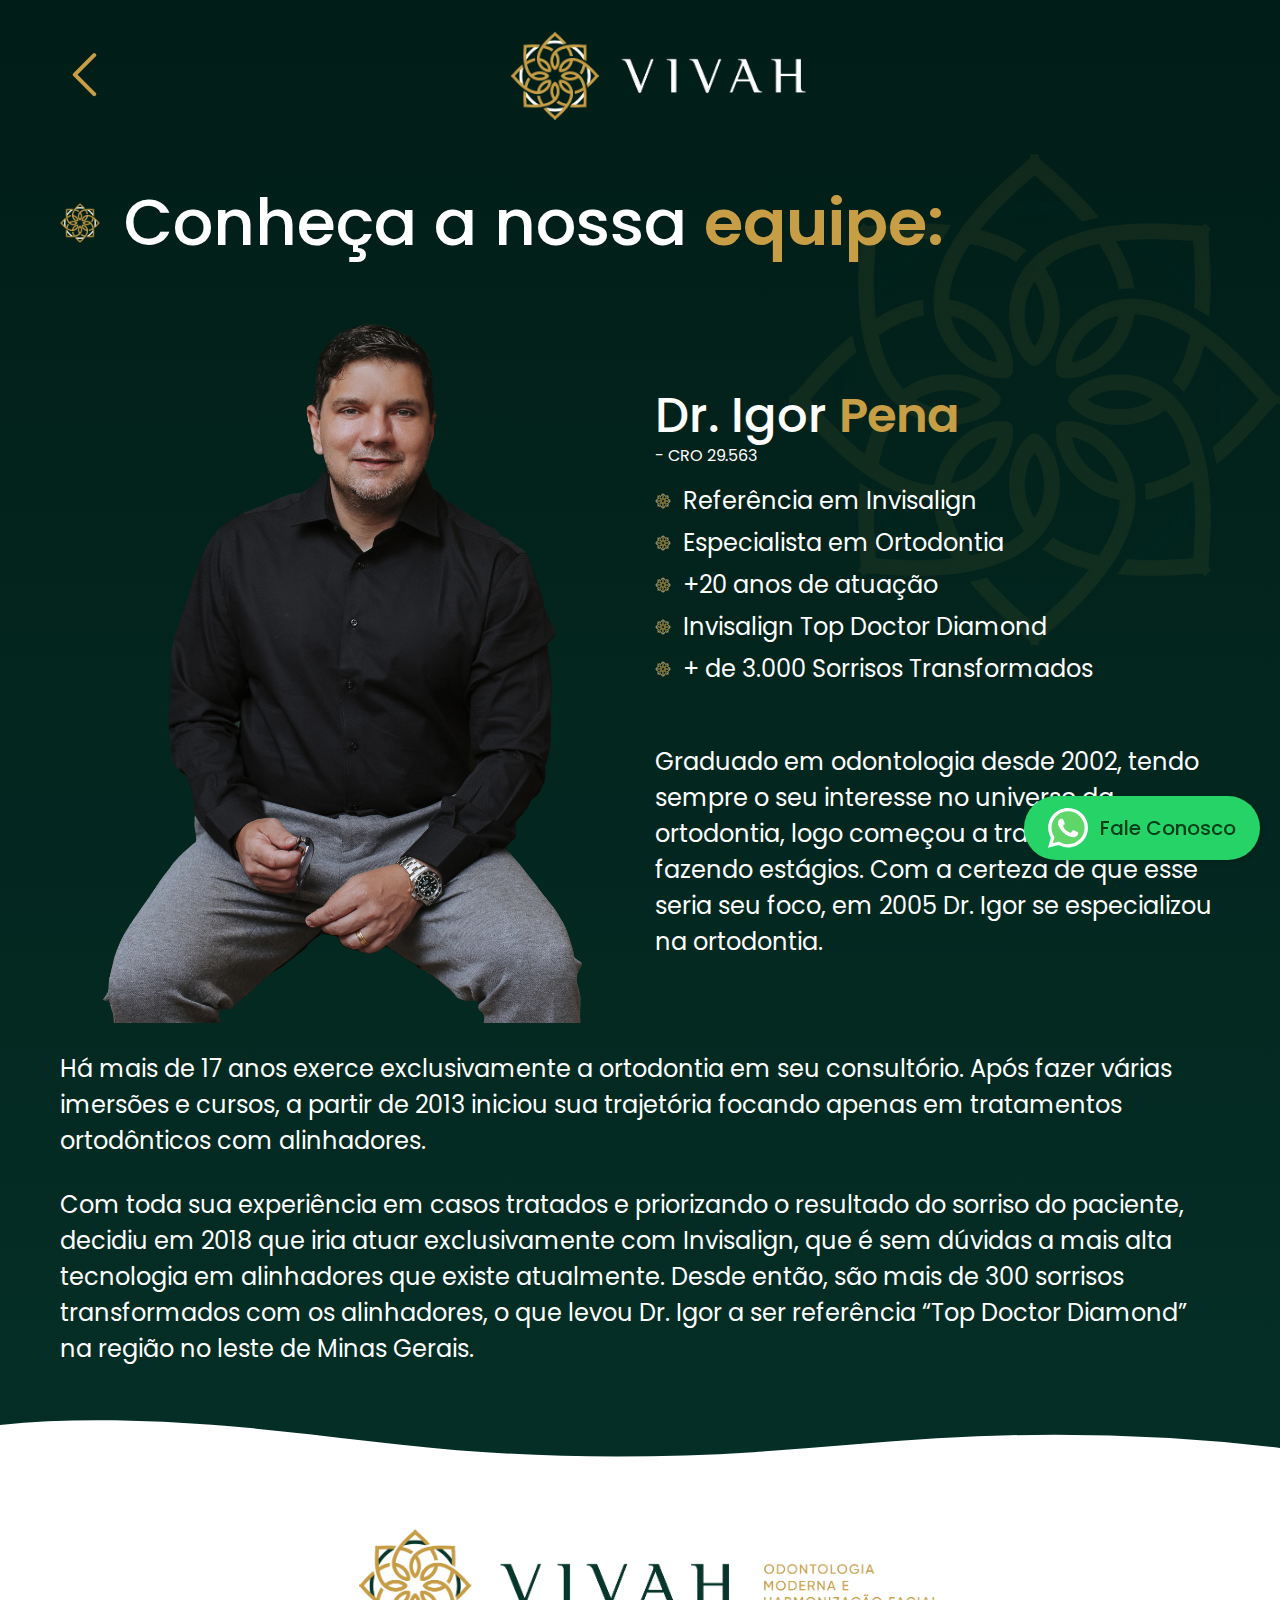
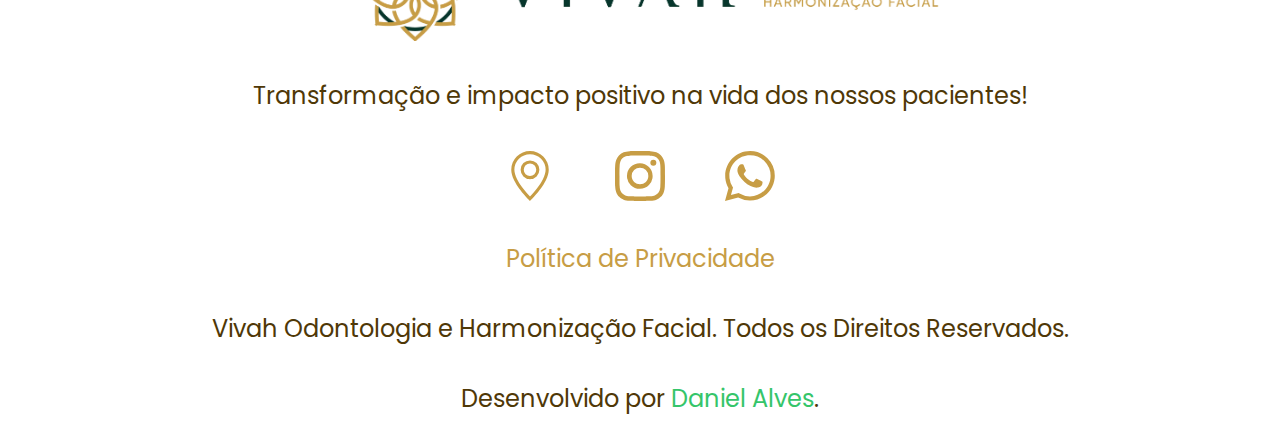
<file: igor.html>
<!DOCTYPE html>
<html lang="pt-br">

<head>
  <meta charset="UTF-8">
  <meta http-equiv="X-UA-Compatible" content="IE=edge">
  <meta name="viewport" content="width=device-width, initial-scale=1.0">
  <meta name="description" content="Somos especialistas em Odontologia Moderna e Harmonização Facial e
  nosso maior objetivo é lhe proporcionar
  uma experiência única para que se sinta
  seguro(a) e confiante.">
  <title>VIVAH - Odontologia Moderna e Harmonização Facial</title>
  <link rel="shortcut icon" href="./img/logo minimalista completo.webp" type="image/x-icon">
  <link rel="preload" href="./css/style.min.css" as="style">
  <link rel="stylesheet" href="./css/style.min.css">
  <link rel="preconnect" href="https://fonts.googleapis.com">
  <link rel="preconnect" href="https://fonts.gstatic.com" crossorigin>
  <link href="https://fonts.googleapis.com/css2?family=Poppins:wght@400;500;600;700&display=swap" rel="stylesheet">
</head>

<body class="igor-body background-verde">
  <header class="container">
    <a href="./index.html#nossa-equipe" class="seta-voltar"><img src="./img/seta-voltar.svg" alt=""></a>
    <a href="./index.html" class="logo-igor"><img src="./img/logo header.webp" alt="Logomarca da Vivah" width="300px" height="90px" class="logo-header"></a>
    <span> </span>
  </header>

  <!-- Estilização do botão está no topo do header.css -->
  <a href="https://api.whatsapp.com/send?phone=5533998105889&text=Vim%20pelo%20site%20e%20gostaria%20de%20falar%20com%20voc%C3%AAs!" target="_blank" class="botao-whatsapp" role="button" aria-label="Fale conosco"><img src="./img/botao-whatsapp.svg" alt="Botão que leva ao Whatsapp da VIVAH" height="40px"><span class="fonte-texto">Fale Conosco</span></a>
  <!--  -->

  <section class="igor container">
    <div class="titulo-topico">
      <img src="./img/logo minimalista completo.webp" alt="" height="40px" width="40px" class="icone-titulo">
      <h2 class="fonte-titulo titulo-origem cor-texto-branco">Conheça a nossa <span class="cor-texto-secundaria sorrisos">equipe:</span></h2>
    </div>

    <div class="igor-container">
      <div class="igor-grid">
        <figure class="igor-imagem">
          <img src="./img/igor-pagina-interna.webp" alt="Doutor Igor Fonseca" height="700px">
        </figure>
        <div class="igor-descricao">
          <h3 class="fonte-titulo cor-texto-branco">Dr. Igor <span class="cor-texto-secundaria sorrisos">Pena</span></h3>
          <span class="fonte-cro">- CRO 29.563</span>
          <ul class="igor-lista">
            <li>
              <img src="./img/logo minimalista completo.webp" alt="" height="16px" width="16px">
              <p class="fonte-texto cor-texto-branco">Referência em Invisalign</p>
            </li>
            <li>
              <img src="./img/logo minimalista completo.webp" alt="" height="16px" width="16px">
              <p class="fonte-texto cor-texto-branco">Especialista em Ortodontia</p>
            </li>
            <li>
              <img src="./img/logo minimalista completo.webp" alt="" height="16px" width="16px">
              <p class="fonte-texto cor-texto-branco">+20 anos de atuação</p>
            </li>
            <li>
              <img src="./img/logo minimalista completo.webp" alt="" height="16px" width="16px">
              <p class="fonte-texto cor-texto-branco">Invisalign Top Doctor Diamond</p>
            </li>
            <li>
              <img src="./img/logo minimalista completo.webp" alt="" height="16px" width="16px">
              <p class="fonte-texto cor-texto-branco">+ de 3.000 Sorrisos Transformados</p>
            </li>
          </ul>
          <p class="fonte-texto cor-texto-branco texto-igor texto-igor-1">Graduado em odontologia desde 2002,
            tendo sempre o seu interesse no universo
            da ortodontia, logo começou a trabalhar na
            área fazendo estágios. Com a certeza de
            que esse seria seu foco, em 2005 Dr. Igor se
            especializou na ortodontia.</p>
        </div>
      </div>

      <p class="fonte-texto cor-texto-branco texto-igor texto-igor-2">Graduado em odontologia desde 2002,
        tendo sempre o seu interesse no universo
        da ortodontia, logo começou a trabalhar na
        área fazendo estágios. Com a certeza de
        que esse seria seu foco, em 2005 Dr. Igor se
        especializou na ortodontia.</p>

      <p class="fonte-texto cor-texto-branco texto-igor">Há mais de 17 anos exerce exclusivamente
        a ortodontia em seu consultório. Após fazer
        várias imersões e cursos, a partir de 2013
        iniciou sua trajetória focando apenas em
        tratamentos ortodônticos com alinhadores.</p>


      <p class="fonte-texto cor-texto-branco texto-igor">Com toda sua experiência em casos tratados e priorizando o resultado do sorriso do
        paciente, decidiu em 2018 que iria atuar
        exclusivamente com Invisalign, que é sem
        dúvidas a mais alta tecnologia em alinhadores que existe atualmente. Desde então,
        são mais de 300 sorrisos transformados
        com os alinhadores, o que levou Dr. Igor a
        ser referência “Top Doctor Diamond” na
        região no leste de Minas Gerais.</p>
    </div>

    <div class="custom-shape-divider-bottom-1684792491">
      <svg data-name="Layer 1" xmlns="http://www.w3.org/2000/svg" viewBox="0 0 1200 120" preserveAspectRatio="none">
        <path d="M321.39,56.44c58-10.79,114.16-30.13,172-41.86,82.39-16.72,168.19-17.73,250.45-.39C823.78,31,906.67,72,985.66,92.83c70.05,18.48,146.53,26.09,214.34,3V0H0V27.35A600.21,600.21,0,0,0,321.39,56.44Z" class="shape-fill"></path>
      </svg>
    </div>
  </section>

  <footer class="container">
    <figure>
      <img src="./img/logo-footer.webp" alt="Logo da VIVAH" width="600px">
    </figure>
    <span class="fonte-texto texto-footer" style="text-align: center;">Transformação e impacto positivo na vida dos nossos pacientes!</span>

    <ul>
      <li><a href="https://goo.gl/maps/6QJ8KZM2eGRkRYsC8" class="icone-footer" target="_blank"><svg xmlns="http://www.w3.org/2000/svg" width="50" height="50" fill="#c79d45" class="bi bi-geo-alt" viewBox="0 0 16 16">
            <path d="M12.166 8.94c-.524 1.062-1.234 2.12-1.96 3.07A31.493 31.493 0 0 1 8 14.58a31.481 31.481 0 0 1-2.206-2.57c-.726-.95-1.436-2.008-1.96-3.07C3.304 7.867 3 6.862 3 6a5 5 0 0 1 10 0c0 .862-.305 1.867-.834 2.94zM8 16s6-5.686 6-10A6 6 0 0 0 2 6c0 4.314 6 10 6 10z" />
            <path d="M8 8a2 2 0 1 1 0-4 2 2 0 0 1 0 4zm0 1a3 3 0 1 0 0-6 3 3 0 0 0 0 6z" />
          </svg></a></li>
      <li><a href="https://instagram.com/vivahclinica?igshid=MzRlODBiNWFlZA==" class="icone-footer" target="_blank"><svg xmlns="http://www.w3.org/2000/svg" width="50" height="50" fill="#c79d45" class="bi bi-instagram" viewBox="0 0 16 16">
            <path d="M8 0C5.829 0 5.556.01 4.703.048 3.85.088 3.269.222 2.76.42a3.917 3.917 0 0 0-1.417.923A3.927 3.927 0 0 0 .42 2.76C.222 3.268.087 3.85.048 4.7.01 5.555 0 5.827 0 8.001c0 2.172.01 2.444.048 3.297.04.852.174 1.433.372 1.942.205.526.478.972.923 1.417.444.445.89.719 1.416.923.51.198 1.09.333 1.942.372C5.555 15.99 5.827 16 8 16s2.444-.01 3.298-.048c.851-.04 1.434-.174 1.943-.372a3.916 3.916 0 0 0 1.416-.923c.445-.445.718-.891.923-1.417.197-.509.332-1.09.372-1.942C15.99 10.445 16 10.173 16 8s-.01-2.445-.048-3.299c-.04-.851-.175-1.433-.372-1.941a3.926 3.926 0 0 0-.923-1.417A3.911 3.911 0 0 0 13.24.42c-.51-.198-1.092-.333-1.943-.372C10.443.01 10.172 0 7.998 0h.003zm-.717 1.442h.718c2.136 0 2.389.007 3.232.046.78.035 1.204.166 1.486.275.373.145.64.319.92.599.28.28.453.546.598.92.11.281.24.705.275 1.485.039.843.047 1.096.047 3.231s-.008 2.389-.047 3.232c-.035.78-.166 1.203-.275 1.485a2.47 2.47 0 0 1-.599.919c-.28.28-.546.453-.92.598-.28.11-.704.24-1.485.276-.843.038-1.096.047-3.232.047s-2.39-.009-3.233-.047c-.78-.036-1.203-.166-1.485-.276a2.478 2.478 0 0 1-.92-.598 2.48 2.48 0 0 1-.6-.92c-.109-.281-.24-.705-.275-1.485-.038-.843-.046-1.096-.046-3.233 0-2.136.008-2.388.046-3.231.036-.78.166-1.204.276-1.486.145-.373.319-.64.599-.92.28-.28.546-.453.92-.598.282-.11.705-.24 1.485-.276.738-.034 1.024-.044 2.515-.045v.002zm4.988 1.328a.96.96 0 1 0 0 1.92.96.96 0 0 0 0-1.92zm-4.27 1.122a4.109 4.109 0 1 0 0 8.217 4.109 4.109 0 0 0 0-8.217zm0 1.441a2.667 2.667 0 1 1 0 5.334 2.667 2.667 0 0 1 0-5.334z" />
          </svg></a></li>
      <li><a href="https://api.whatsapp.com/send?phone=5533998105889&text=Vim%20pelo%20site%20e%20gostaria%20de%20falar%20com%20voc%C3%AAs!" class="icone-footer" target="_blank"><svg xmlns="http://www.w3.org/2000/svg" width="50" height="50" fill="#c79d45" class="bi bi-whatsapp" viewBox="0 0 16 16">
            <path d="M13.601 2.326A7.854 7.854 0 0 0 7.994 0C3.627 0 .068 3.558.064 7.926c0 1.399.366 2.76 1.057 3.965L0 16l4.204-1.102a7.933 7.933 0 0 0 3.79.965h.004c4.368 0 7.926-3.558 7.93-7.93A7.898 7.898 0 0 0 13.6 2.326zM7.994 14.521a6.573 6.573 0 0 1-3.356-.92l-.24-.144-2.494.654.666-2.433-.156-.251a6.56 6.56 0 0 1-1.007-3.505c0-3.626 2.957-6.584 6.591-6.584a6.56 6.56 0 0 1 4.66 1.931 6.557 6.557 0 0 1 1.928 4.66c-.004 3.639-2.961 6.592-6.592 6.592zm3.615-4.934c-.197-.099-1.17-.578-1.353-.646-.182-.065-.315-.099-.445.099-.133.197-.513.646-.627.775-.114.133-.232.148-.43.05-.197-.1-.836-.308-1.592-.985-.59-.525-.985-1.175-1.103-1.372-.114-.198-.011-.304.088-.403.087-.088.197-.232.296-.346.1-.114.133-.198.198-.33.065-.134.034-.248-.015-.347-.05-.099-.445-1.076-.612-1.47-.16-.389-.323-.335-.445-.34-.114-.007-.247-.007-.38-.007a.729.729 0 0 0-.529.247c-.182.198-.691.677-.691 1.654 0 .977.71 1.916.81 2.049.098.133 1.394 2.132 3.383 2.992.47.205.84.326 1.129.418.475.152.904.129 1.246.08.38-.058 1.171-.48 1.338-.943.164-.464.164-.86.114-.943-.049-.084-.182-.133-.38-.232z" />
          </svg></a></li>
    </ul>

    <a href="./lgpd.html" target="_blank" class="fonte-texto politica-privacidade">Política de Privacidade</a>
    <span class="fonte-texto texto-footer">Vivah Odontologia e Harmonização Facial. Todos os Direitos Reservados.</span>
    <span class="fonte-texto texto-footer daniel">Desenvolvido por <a href="https://www.instagram.com/alvespdaniel/" class="alves" target="_blank">Daniel Alves</a>.</span>
  </footer>

</body>

</html>
</file>
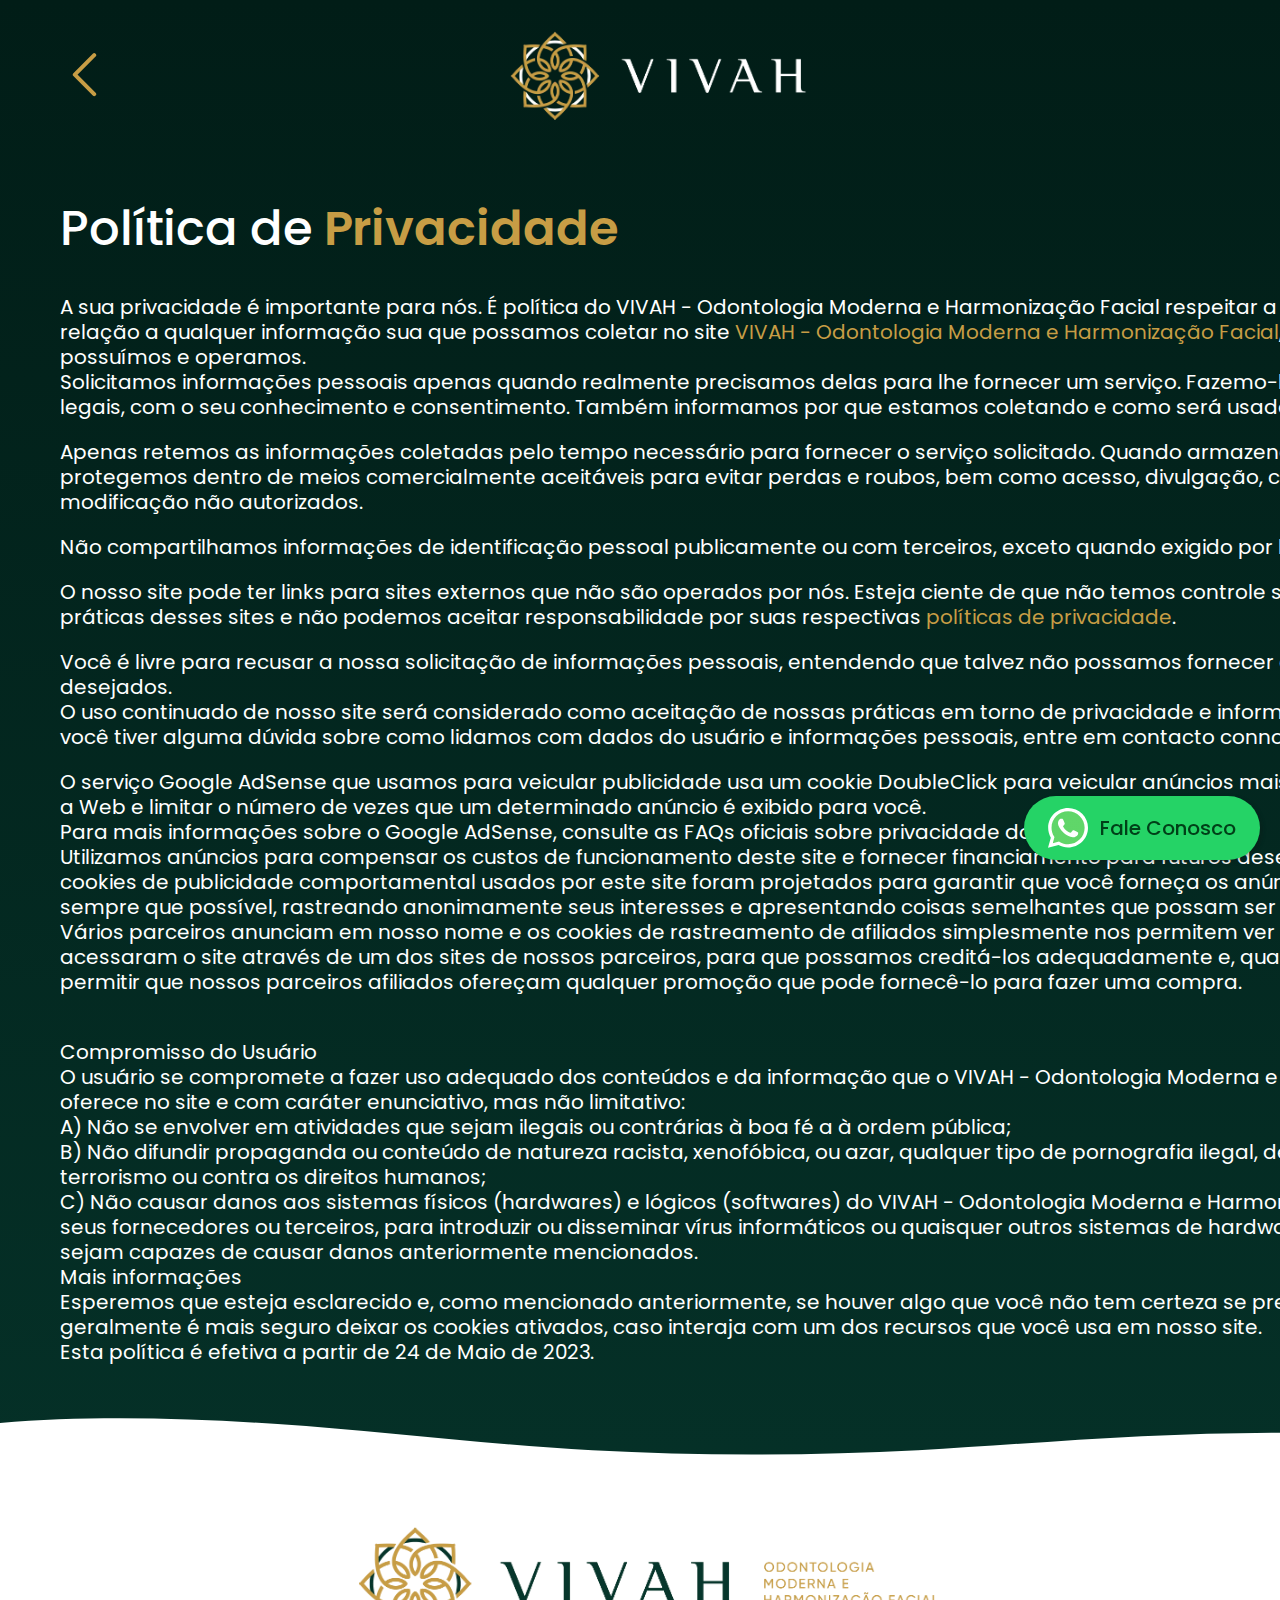
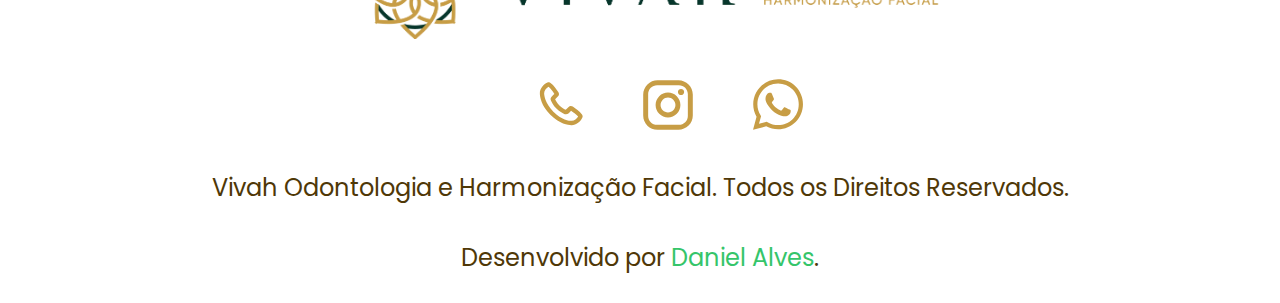
<file: lgpd.html>
<!DOCTYPE html>
<html lang="pt-br">

<head>
  <meta charset="UTF-8">
  <meta http-equiv="X-UA-Compatible" content="IE=edge">
  <meta name="viewport" content="width=device-width, initial-scale=1.0">
  <meta name="description" content="Somos especialistas em Odontologia Moderna e Harmonização Facial e
  nosso maior objetivo é lhe proporcionar
  uma experiência única para que se sinta
  seguro(a) e confiante.">
  <title>VIVAH - Odontologia Moderna e Harmonização Facial</title>
  <link rel="shortcut icon" href="./img/logo minimalista completo.webp" type="image/x-icon">
  <link rel="preload" href="./css/style.min.css" as="style">
  <link rel="stylesheet" href="./css/style.min.css">
  <link rel="preconnect" href="https://fonts.googleapis.com">
  <link rel="preconnect" href="https://fonts.gstatic.com" crossorigin>
  <link href="https://fonts.googleapis.com/css2?family=Poppins:wght@400;500;600;700&display=swap" rel="stylesheet">
</head>

<body class="igor-body background-verde">
  <header class="container">
    <a href="./index.html#nossa-equipe" class="seta-voltar"><img src="./img/seta-voltar.svg" alt=""></a>
    <a href="./index.html" class="logo-igor"><img src="./img/logo header.webp" alt="Logomarca da Vivah" width="300px" height="90px" class="logo-header"></a>
    <span> </span>
  </header>

  <!-- Estilização do botão está no topo do header.css -->
  <a href="https://api.whatsapp.com/send?phone=5533998105889&text=Vim%20pelo%20site%20e%20gostaria%20de%20falar%20com%20voc%C3%AAs!" class="botao-whatsapp" role="button" aria-label="Fale conosco"><img src="./img/botao-whatsapp.svg" alt="Botão que leva ao Whatsapp da VIVAH" height="40px"><span class="fonte-texto">Fale Conosco</span></a>
  <!--  -->

  <section class="container politica-privacidade">
    <h2 class="fonte-titulo titulo-origem"><span style="color: rgb(68, 68, 68);">Política de <span class="cor-texto-secundaria sorrisos" style="color: #C79D45 !important;">Privacidade</span></span></h2>
    <p><span style="color: rgb(68, 68, 68);">A sua privacidade é importante para nós. É política do VIVAH - Odontologia Moderna e Harmonização Facial respeitar a sua privacidade em relação a qualquer informação sua que possamos coletar no site <a href="https://alvespdaniel.github.io/VIVAH/">VIVAH - Odontologia Moderna e Harmonização Facial</a>, e outros sites que possuímos e operamos.</span></p>
    <p><span style="color: rgb(68, 68, 68);">Solicitamos informações pessoais apenas quando realmente precisamos delas para lhe fornecer um serviço. Fazemo-lo por meios justos e legais, com o seu conhecimento e consentimento. Também informamos por que estamos coletando e como será usado.</span></p>
    <p><span style="color: rgb(68, 68, 68);">Apenas retemos as informações coletadas pelo tempo necessário para fornecer o serviço solicitado. Quando armazenamos dados, protegemos dentro de meios comercialmente aceitáveis ​​para evitar perdas e roubos, bem como acesso, divulgação, cópia, uso ou modificação não autorizados.</span></p>
    <p><span style="color: rgb(68, 68, 68);">Não compartilhamos informações de identificação pessoal publicamente ou com terceiros, exceto quando exigido por lei.</span></p>
    <p><span style="color: rgb(68, 68, 68);">O nosso site pode ter links para sites externos que não são operados por nós. Esteja ciente de que não temos controle sobre o conteúdo e práticas desses sites e não podemos aceitar responsabilidade por suas respectivas&nbsp;</span><a href="#" rel="noopener noreferrer" style="background-color: transparent; color: rgb(68, 68, 68);">políticas de privacidade<span style="color: rgb(68, 68, 68);">.</span></p>
    <p><span style="color: rgb(68, 68, 68);">Você é livre para recusar a nossa solicitação de informações pessoais, entendendo que talvez não possamos fornecer alguns dos serviços desejados.</span></p>
    <p><span style="color: rgb(68, 68, 68);">O uso continuado de nosso site será considerado como aceitação de nossas práticas em torno de privacidade e informações pessoais. Se você tiver alguma dúvida sobre como lidamos com dados do usuário e informações pessoais, entre em contacto connosco.</span></p>
    <p><span style="color: rgb(68, 68, 68);">
        <ul>
          <li><span style="color: rgb(68, 68, 68);">O serviço Google AdSense que usamos para veicular publicidade usa um cookie DoubleClick para veicular anúncios mais relevantes em toda a Web e limitar o número de vezes que um determinado anúncio é exibido para você.</span></li>
          <li><span style="color: rgb(68, 68, 68);">Para mais informações sobre o Google AdSense, consulte as FAQs oficiais sobre privacidade do Google AdSense.</span></li>
          <li><span style="color: rgb(68, 68, 68);">Utilizamos anúncios para compensar os custos de funcionamento deste site e fornecer financiamento para futuros desenvolvimentos. Os cookies de publicidade comportamental usados ​​por este site foram projetados para garantir que você forneça os anúncios mais relevantes sempre que possível, rastreando anonimamente seus interesses e apresentando coisas semelhantes que possam ser do seu interesse.</span></li>
          <li><span style="color: rgb(68, 68, 68);">Vários parceiros anunciam em nosso nome e os cookies de rastreamento de afiliados simplesmente nos permitem ver se nossos clientes acessaram o site através de um dos sites de nossos parceiros, para que possamos creditá-los adequadamente e, quando aplicável, permitir que nossos parceiros afiliados ofereçam qualquer promoção que pode fornecê-lo para fazer uma compra.</span></li>
        </ul>
        <p><br></p>
      </span></p>
    <h3><span style="color: rgb(68, 68, 68);">Compromisso do Usuário</span></h3>
    <p><span style="color: rgb(68, 68, 68);">O usuário se compromete a fazer uso adequado dos conteúdos e da informação que o VIVAH - Odontologia Moderna e Harmonização Facial oferece no site e com caráter enunciativo, mas não limitativo:</span></p>
    <ul>
      <li><span style="color: rgb(68, 68, 68);">A) Não se envolver em atividades que sejam ilegais ou contrárias à boa fé a à ordem pública;</span></li>
      <li><span style="color: rgb(68, 68, 68);">B) Não difundir propaganda ou conteúdo de natureza racista, xenofóbica, <span style="color: rgb(68, 68, 68);"> ou azar, qualquer tipo de pornografia ilegal, de apologia ao terrorismo ou contra os direitos humanos;</span></li>
      <li><span style="color: rgb(68, 68, 68);">C) Não causar danos aos sistemas físicos (hardwares) e lógicos (softwares) do VIVAH - Odontologia Moderna e Harmonização Facial, de seus fornecedores ou terceiros, para introduzir ou disseminar vírus informáticos ou quaisquer outros sistemas de hardware ou software que sejam capazes de causar danos anteriormente mencionados.</span></li>
    </ul>
    <h3><span style="color: rgb(68, 68, 68);">Mais informações</span></h3>
    <p><span style="color: rgb(68, 68, 68);">Esperemos que esteja esclarecido e, como mencionado anteriormente, se houver algo que você não tem certeza se precisa ou não, geralmente é mais seguro deixar os cookies ativados, caso interaja com um dos recursos que você usa em nosso site.</span></p>
    <p class="mb-politica"><span style="color: rgb(68, 68, 68);">Esta política é efetiva a partir de&nbsp;24 de Maio de 2023.</span></p>

    <div class="custom-shape-divider-bottom-1684614122">
      <svg data-name="Layer 1" xmlns="http://www.w3.org/2000/svg" viewBox="0 0 1200 120" preserveAspectRatio="none">
        <path d="M321.39,56.44c58-10.79,114.16-30.13,172-41.86,82.39-16.72,168.19-17.73,250.45-.39C823.78,31,906.67,72,985.66,92.83c70.05,18.48,146.53,26.09,214.34,3V0H0V27.35A600.21,600.21,0,0,0,321.39,56.44Z" class="shape-fill"></path>
      </svg>
  </section>


  <footer class="container">
    <figure>
      <img src="./img/logo-footer.webp" alt="Logo da VIVAH" width="600px">
    </figure>

    <ul>
      <li><a href="tel:+5533998105889"><img src="./img/telefone.svg" alt="Telefone da VIVAH" width="45px" class="telefone-vivah"></a></li>
      <li><a href="https://instagram.com/vivahclinica?igshid=MzRlODBiNWFlZA=="><img src="./img/instagram.svg" alt="Instagram da VIVAH" width="50px"></a></li>
      <li><a href="https://api.whatsapp.com/send?phone=5533998105889&text=Vim%20pelo%20site%20e%20gostaria%20de%20falar%20com%20voc%C3%AAs!"><img src="./img/whatsapp.svg" alt="Whatsapp da VIVAH" width="50px"></a></li>
    </ul>

    <span class="fonte-texto texto-footer">Vivah Odontologia e Harmonização Facial. Todos os Direitos Reservados.</span>
    <span class="fonte-texto texto-footer daniel">Desenvolvido por <a href="https://www.instagram.com/alvespdaniel/" class="alves">Daniel Alves</a>.</span>
  </footer>

  <script src="./script.js"></script>
</body>
</file>
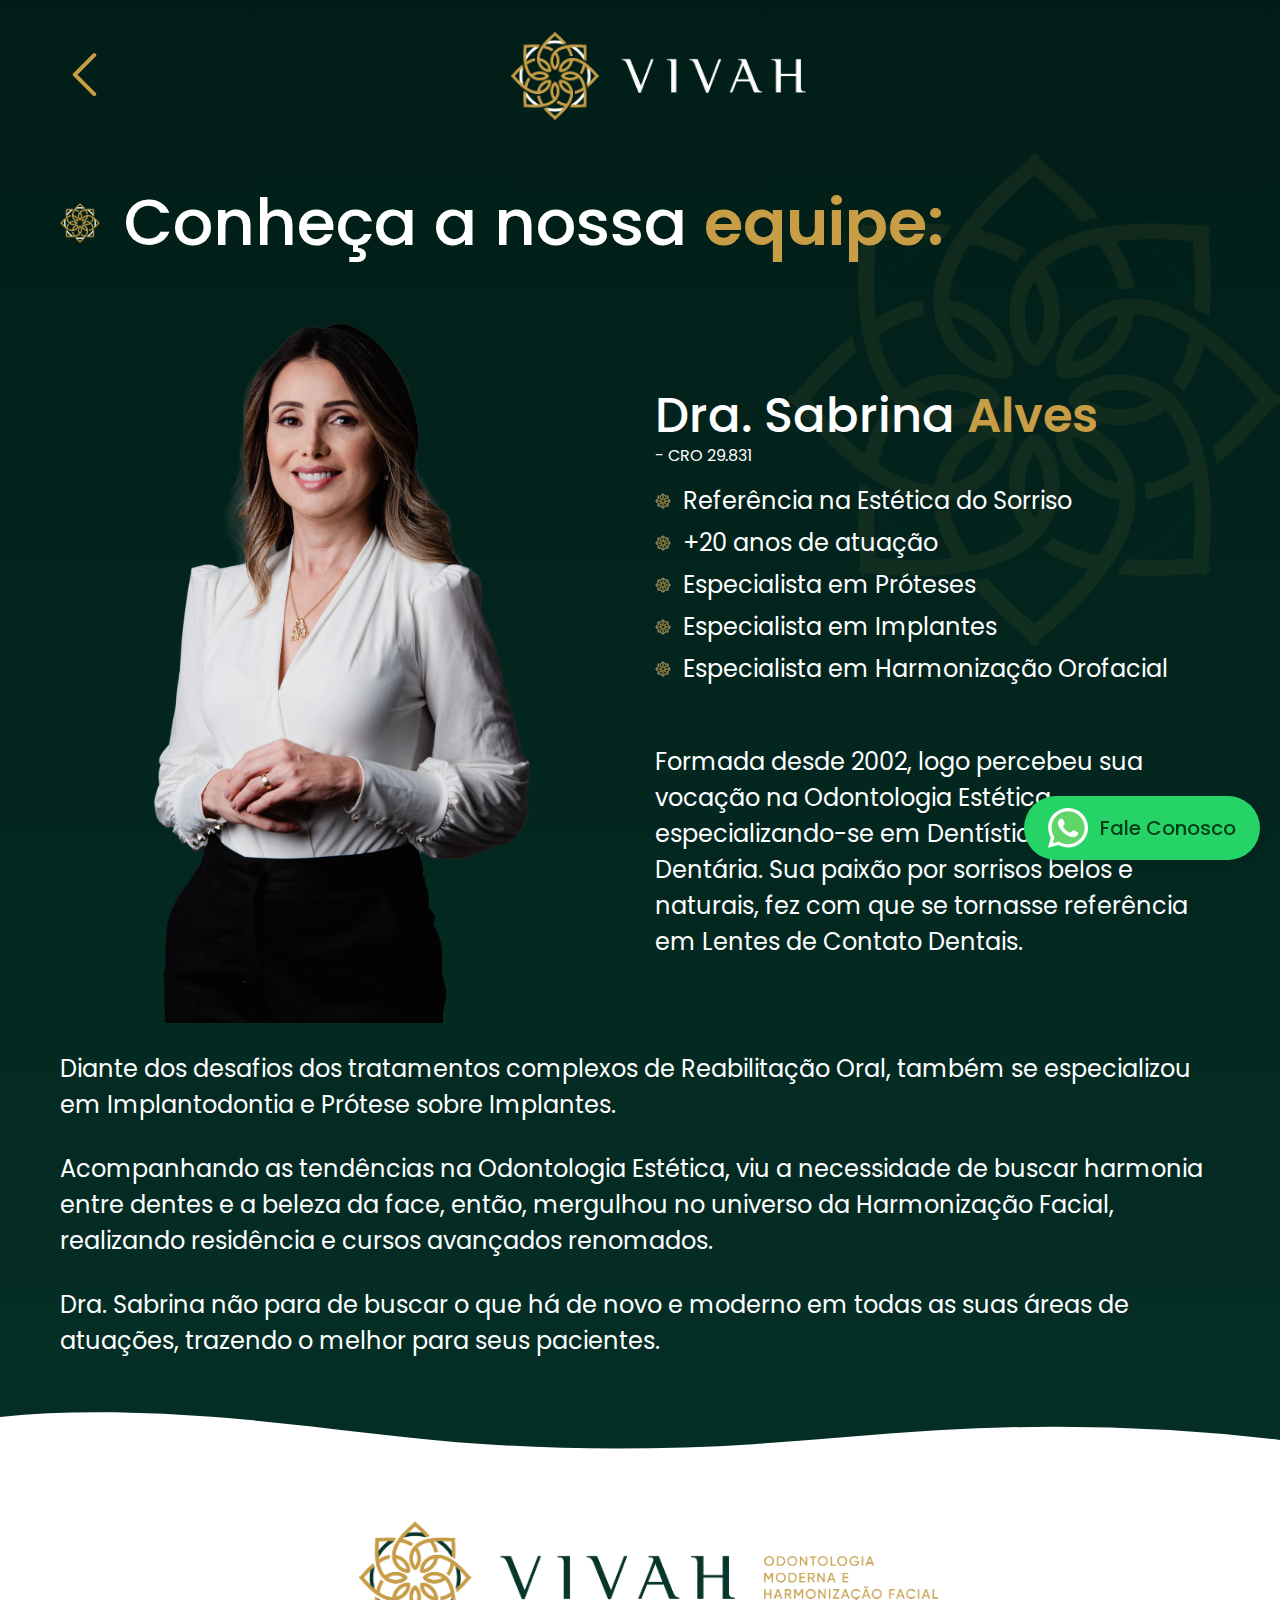
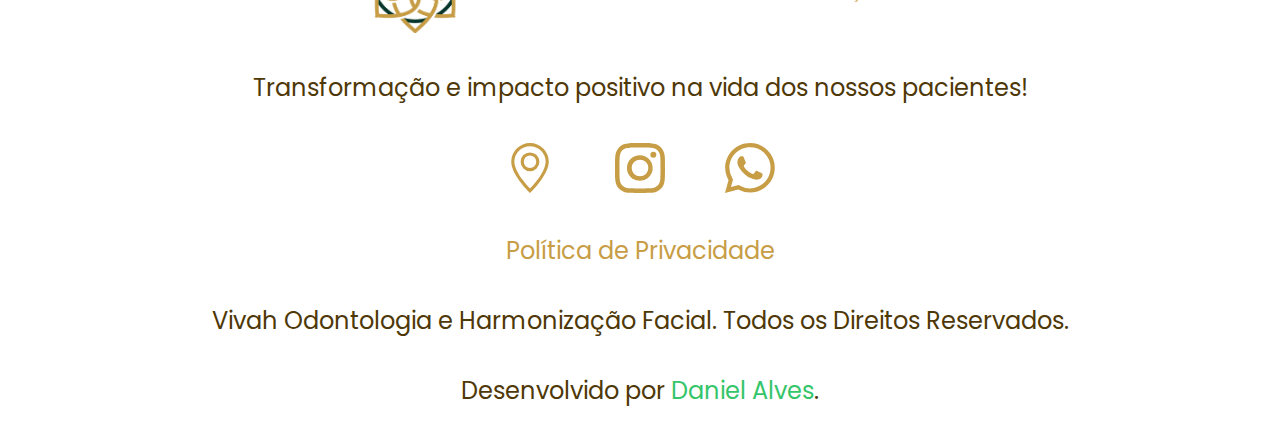
<file: sabrina.html>
<!DOCTYPE html>
<html lang="pt-br">

<head>
  <meta charset="UTF-8">
  <meta http-equiv="X-UA-Compatible" content="IE=edge">
  <meta name="viewport" content="width=device-width, initial-scale=1.0">
  <meta name="description" content="Somos especialistas em Odontologia Moderna e Harmonização Facial e
  nosso maior objetivo é lhe proporcionar
  uma experiência única para que se sinta
  seguro(a) e confiante.">
  <title>VIVAH - Odontologia Moderna e Harmonização Facial</title>
  <link rel="shortcut icon" href="./img/logo minimalista completo.webp" type="image/x-icon">
  <link rel="preload" href="./css/style.min.css" as="style">
  <link rel="stylesheet" href="./css/style.min.css">
  <link rel="preconnect" href="https://fonts.googleapis.com">
  <link rel="preconnect" href="https://fonts.gstatic.com" crossorigin>
  <link href="https://fonts.googleapis.com/css2?family=Poppins:wght@400;500;600;700&display=swap" rel="stylesheet">
</head>

<body class="sabrina-body background-verde">
  <header class="container">
    <a href="./index.html#nossa-equipe" class="seta-voltar"><img src="./img/seta-voltar.svg" alt=""></a>
    <a href="./index.html" class="logo-sabrina"><img src="./img/logo header.webp" alt="Logomarca da Vivah" width="300px" height="90px" class="logo-header"></a>
    <span> </span>
  </header>

  <!-- Estilização do botão está no topo do header.css -->
  <a href="https://api.whatsapp.com/send?phone=5533998105889&text=Vim%20pelo%20site%20e%20gostaria%20de%20falar%20com%20voc%C3%AAs!" target="_blank" class="botao-whatsapp" role="button" aria-label="Fale conosco"><img src="./img/botao-whatsapp.svg" alt="Botão que leva ao Whatsapp da VIVAH" height="40px"><span class="fonte-texto">Fale Conosco</span></a>
  <!--  -->

  <section class="sabrina container">
    <div class="titulo-topico">
      <img src="./img/logo minimalista completo.webp" alt="" height="40px" width="40px" class="icone-titulo">
      <h2 class="fonte-titulo titulo-origem cor-texto-branco">Conheça a nossa <span class="cor-texto-secundaria sorrisos">equipe:</span></h2>
    </div>

    <div class="sabrina-container">
      <div class="sabrina-grid">
        <figure class="sabrina-imagem">
          <img src="./img/sabrina-pagina-interna.webp" alt="Doutora Sabrina Alves" height="700px">
        </figure>
        <div class="sabrina-descricao">
          <h3 class="fonte-titulo cor-texto-branco">Dra. Sabrina <span class="cor-texto-secundaria sorrisos">Alves</span></h3>
          <span class="fonte-cro">- CRO 29.831</span>
          <ul class="sabrina-lista">
            <li>
              <img src="./img/logo minimalista completo.webp" alt="" height="16px" width="16px">
              <p class="fonte-texto cor-texto-branco">Referência na Estética do Sorriso
              </p>
            </li>
            <li>
              <img src="./img/logo minimalista completo.webp" alt="" height="16px" width="16px">
              <p class="fonte-texto cor-texto-branco">+20 anos de atuação</p>
            </li>
            <li>
              <img src="./img/logo minimalista completo.webp" alt="" height="16px" width="16px">
              <p class="fonte-texto cor-texto-branco">Especialista em Próteses</p>
            </li>
            <li>
              <img src="./img/logo minimalista completo.webp" alt="" height="16px" width="16px">
              <p class="fonte-texto cor-texto-branco">Especialista em Implantes</p>
            </li>
            <li>
              <img src="./img/logo minimalista completo.webp" alt="" height="16px" width="16px">
              <p class="fonte-texto cor-texto-branco">Especialista em Harmonização Orofacial</p>
            </li>
          </ul>
          <p class="fonte-texto cor-texto-branco texto-sabrina texto-sabrina-1">Formada desde 2002, logo percebeu sua
            vocação na Odontologia Estética, especializando-se em Dentística e Prótese Dentária.
            Sua paixão por sorrisos belos e naturais, fez
            com que se tornasse referência em Lentes
            de Contato Dentais.</p>
        </div>
      </div>

      <p class="fonte-texto cor-texto-branco texto-sabrina texto-sabrina-2">Formada desde 2002, logo percebeu sua
        vocação na Odontologia Estética, especializando-se em Dentística e Prótese Dentária.
        Sua paixão por sorrisos belos e naturais, fez
        com que se tornasse referência em Lentes
        de Contato Dentais.</p>

      <p class="fonte-texto cor-texto-branco texto-sabrina">Diante dos desafios dos tratamentos complexos de Reabilitação Oral, também se especializou em Implantodontia e Prótese
        sobre Implantes.</p>

      <p class="fonte-texto cor-texto-branco texto-sabrina">Acompanhando as tendências na Odontologia Estética, viu a necessidade de buscar
        harmonia entre dentes e a beleza da face,
        então, mergulhou no universo da Harmonização Facial, realizando residência e cursos
        avançados renomados.</p>

      <p class="fonte-texto cor-texto-branco texto-sabrina">Dra. Sabrina não para de buscar o que há
        de novo e moderno em todas as suas áreas
        de atuações, trazendo o melhor para seus
        pacientes.</p>
    </div>

    <div class="custom-shape-divider-bottom-1684792491">
      <svg data-name="Layer 1" xmlns="http://www.w3.org/2000/svg" viewBox="0 0 1200 120" preserveAspectRatio="none">
        <path d="M321.39,56.44c58-10.79,114.16-30.13,172-41.86,82.39-16.72,168.19-17.73,250.45-.39C823.78,31,906.67,72,985.66,92.83c70.05,18.48,146.53,26.09,214.34,3V0H0V27.35A600.21,600.21,0,0,0,321.39,56.44Z" class="shape-fill"></path>
      </svg>
    </div>
  </section>

  <footer class="container">
    <figure>
      <img src="./img/logo-footer.webp" alt="Logo da VIVAH" width="600px">
    </figure>
    <span class="fonte-texto texto-footer" style="text-align: center;">Transformação e impacto positivo na vida dos nossos pacientes!</span>

    <ul>
      <li><a href="https://goo.gl/maps/6QJ8KZM2eGRkRYsC8" class="icone-footer" target="_blank"><svg xmlns="http://www.w3.org/2000/svg" width="50" height="50" fill="#c79d45" class="bi bi-geo-alt" viewBox="0 0 16 16">
            <path d="M12.166 8.94c-.524 1.062-1.234 2.12-1.96 3.07A31.493 31.493 0 0 1 8 14.58a31.481 31.481 0 0 1-2.206-2.57c-.726-.95-1.436-2.008-1.96-3.07C3.304 7.867 3 6.862 3 6a5 5 0 0 1 10 0c0 .862-.305 1.867-.834 2.94zM8 16s6-5.686 6-10A6 6 0 0 0 2 6c0 4.314 6 10 6 10z" />
            <path d="M8 8a2 2 0 1 1 0-4 2 2 0 0 1 0 4zm0 1a3 3 0 1 0 0-6 3 3 0 0 0 0 6z" />
          </svg></a></li>
      <li><a href="https://instagram.com/vivahclinica?igshid=MzRlODBiNWFlZA==" class="icone-footer" target="_blank"><svg xmlns="http://www.w3.org/2000/svg" width="50" height="50" fill="#c79d45" class="bi bi-instagram" viewBox="0 0 16 16">
            <path d="M8 0C5.829 0 5.556.01 4.703.048 3.85.088 3.269.222 2.76.42a3.917 3.917 0 0 0-1.417.923A3.927 3.927 0 0 0 .42 2.76C.222 3.268.087 3.85.048 4.7.01 5.555 0 5.827 0 8.001c0 2.172.01 2.444.048 3.297.04.852.174 1.433.372 1.942.205.526.478.972.923 1.417.444.445.89.719 1.416.923.51.198 1.09.333 1.942.372C5.555 15.99 5.827 16 8 16s2.444-.01 3.298-.048c.851-.04 1.434-.174 1.943-.372a3.916 3.916 0 0 0 1.416-.923c.445-.445.718-.891.923-1.417.197-.509.332-1.09.372-1.942C15.99 10.445 16 10.173 16 8s-.01-2.445-.048-3.299c-.04-.851-.175-1.433-.372-1.941a3.926 3.926 0 0 0-.923-1.417A3.911 3.911 0 0 0 13.24.42c-.51-.198-1.092-.333-1.943-.372C10.443.01 10.172 0 7.998 0h.003zm-.717 1.442h.718c2.136 0 2.389.007 3.232.046.78.035 1.204.166 1.486.275.373.145.64.319.92.599.28.28.453.546.598.92.11.281.24.705.275 1.485.039.843.047 1.096.047 3.231s-.008 2.389-.047 3.232c-.035.78-.166 1.203-.275 1.485a2.47 2.47 0 0 1-.599.919c-.28.28-.546.453-.92.598-.28.11-.704.24-1.485.276-.843.038-1.096.047-3.232.047s-2.39-.009-3.233-.047c-.78-.036-1.203-.166-1.485-.276a2.478 2.478 0 0 1-.92-.598 2.48 2.48 0 0 1-.6-.92c-.109-.281-.24-.705-.275-1.485-.038-.843-.046-1.096-.046-3.233 0-2.136.008-2.388.046-3.231.036-.78.166-1.204.276-1.486.145-.373.319-.64.599-.92.28-.28.546-.453.92-.598.282-.11.705-.24 1.485-.276.738-.034 1.024-.044 2.515-.045v.002zm4.988 1.328a.96.96 0 1 0 0 1.92.96.96 0 0 0 0-1.92zm-4.27 1.122a4.109 4.109 0 1 0 0 8.217 4.109 4.109 0 0 0 0-8.217zm0 1.441a2.667 2.667 0 1 1 0 5.334 2.667 2.667 0 0 1 0-5.334z" />
          </svg></a></li>
      <li><a href="https://api.whatsapp.com/send?phone=5533998105889&text=Vim%20pelo%20site%20e%20gostaria%20de%20falar%20com%20voc%C3%AAs!" class="icone-footer" target="_blank"><svg xmlns="http://www.w3.org/2000/svg" width="50" height="50" fill="#c79d45" class="bi bi-whatsapp" viewBox="0 0 16 16">
            <path d="M13.601 2.326A7.854 7.854 0 0 0 7.994 0C3.627 0 .068 3.558.064 7.926c0 1.399.366 2.76 1.057 3.965L0 16l4.204-1.102a7.933 7.933 0 0 0 3.79.965h.004c4.368 0 7.926-3.558 7.93-7.93A7.898 7.898 0 0 0 13.6 2.326zM7.994 14.521a6.573 6.573 0 0 1-3.356-.92l-.24-.144-2.494.654.666-2.433-.156-.251a6.56 6.56 0 0 1-1.007-3.505c0-3.626 2.957-6.584 6.591-6.584a6.56 6.56 0 0 1 4.66 1.931 6.557 6.557 0 0 1 1.928 4.66c-.004 3.639-2.961 6.592-6.592 6.592zm3.615-4.934c-.197-.099-1.17-.578-1.353-.646-.182-.065-.315-.099-.445.099-.133.197-.513.646-.627.775-.114.133-.232.148-.43.05-.197-.1-.836-.308-1.592-.985-.59-.525-.985-1.175-1.103-1.372-.114-.198-.011-.304.088-.403.087-.088.197-.232.296-.346.1-.114.133-.198.198-.33.065-.134.034-.248-.015-.347-.05-.099-.445-1.076-.612-1.47-.16-.389-.323-.335-.445-.34-.114-.007-.247-.007-.38-.007a.729.729 0 0 0-.529.247c-.182.198-.691.677-.691 1.654 0 .977.71 1.916.81 2.049.098.133 1.394 2.132 3.383 2.992.47.205.84.326 1.129.418.475.152.904.129 1.246.08.38-.058 1.171-.48 1.338-.943.164-.464.164-.86.114-.943-.049-.084-.182-.133-.38-.232z" />
          </svg></a></li>
    </ul>

    <a href="./lgpd.html" target="_blank" class="fonte-texto politica-privacidade">Política de Privacidade</a>
    <span class="fonte-texto texto-footer">Vivah Odontologia e Harmonização Facial. Todos os Direitos Reservados.</span>
    <span class="fonte-texto texto-footer daniel">Desenvolvido por <a href="https://www.instagram.com/alvespdaniel/" class="alves" target="_blank">Daniel Alves</a>.</span>
  </footer>
</body>

</html>
</file>
<file: css/style.min.css>
.container{max-width:1440px;padding:30px 60px;margin:0 auto}.background-verde{background:linear-gradient(to top,#06362c 0,#011d17 100%)}a,abbr,acronym,address,applet,article,aside,audio,b,big,blockquote,body,canvas,caption,center,cite,code,dd,del,details,dfn,div,dl,dt,em,embed,fieldset,figcaption,figure,footer,form,h1,h2,h3,h4,h5,h6,header,hgroup,html,i,iframe,img,ins,kbd,label,legend,li,mark,menu,nav,object,ol,output,p,pre,q,ruby,s,samp,section,small,span,strike,strong,sub,summary,sup,table,tbody,td,tfoot,th,thead,time,tr,tt,u,ul,var,video{margin:0;padding:0;border:0;font-size:100%;font:inherit;vertical-align:baseline}article,aside,details,figcaption,figure,footer,header,hgroup,menu,nav,section{display:block}body{line-height:1}ol,ul{list-style:none}blockquote,q{quotes:none}blockquote:after,blockquote:before,q:after,q:before{content:'';content:none}table{border-collapse:collapse;border-spacing:0}a{text-decoration:none;color:currentColor}button{padding:0;background:0 0;border:none}.fonte-titulo{font-family:Poppins,Arial,sans-serif;font-weight:500;font-size:4rem;line-height:1.25;color:#fff}.fonte-lista{font-family:Poppins,Arial,sans-serif;font-weight:400;font-size:1.25rem;line-height:1.25;color:#fff}.fonte-texto{font-family:Poppins,Arial,sans-serif;font-weight:400;font-size:1.5rem;line-height:1.25;color:#111}.fonte-cro{font-family:Poppins,Arial,sans-serif;font-weight:400;font-size:1rem;line-height:1.25;color:#fff!important}.maiuscula{text-transform:uppercase}.negrito{font-weight:600}@media (max-width:992px){.fonte-titulo{font-size:3.5rem}.fonte-texto{font-size:1.25rem}}@media (max-width:768px){.fonte-titulo{font-size:3.25rem}}@media (max-width:600px){.fonte-titulo{font-size:2.325rem}.fonte-texto{font-size:.875rem}}.cor-texto-secundaria{color:#c79d45}.cor-texto-branco{color:#fff!important}nav{display:flex;align-items:center;justify-content:space-between}body{position:relative}.botao-whatsapp{position:fixed;right:20px;bottom:40px;z-index:1000;display:flex;align-items:center;gap:12px;background-color:#25d366;padding:12px 24px;border-radius:500px;transition:.3s;box-sizing:border-box;box-shadow:2px 2px 4px #11111146}.botao-whatsapp span{color:#004018;font-size:1.25rem;font-weight:500}.botao-whatsapp:hover{background-color:#004018;padding-right:40px}.botao-whatsapp:hover span{color:#fff}.botao-whatsapp img{transition:.3s}.botao-whatsapp:hover img{transform:scale(1.12)}@media (max-width:992px){.botao-whatsapp img{height:30px}.botao-whatsapp span{font-size:1.125rem}.botao-whatsapp{padding:10px 20px}}@media (max-width:600px){.botao-whatsapp img{height:24px}.botao-whatsapp span{font-size:1rem}.botao-whatsapp{gap:8px;right:12px;bottom:50px}}#botao-mobile{display:none}.menu-header{display:flex;gap:20px;flex-wrap:wrap;justify-content:center;z-index:10000}.menu-header li a{padding:10px 20px;transition:.2s}.menu-header li a:focus,.menu-header li a:hover{color:#c79d45;transform:scale(1.2)}.fale-conosco-mobile{display:none}.fale-conosco{padding:12px 24px;font-size:1.35rem;background-color:transparent;border:2px solid #c79d45;border-radius:5px;color:#c79d45;transition:.2s;white-space:nowrap}.fale-conosco:hover{background-color:#25d366;border-color:#25d366;color:#021121}@media (max-width:1200px){.logo-header{height:75px;width:250px}.menu-header.fonte-lista li a{padding:6px 12px}.menu-header.fonte-lista{font-size:1rem}.fale-conosco.fonte-lista{font-size:1.125rem;padding:10px 20px}}@media (max-width:992px){.container{padding-left:20px!important;padding-right:20px!important}.fale-conosco.fonte-lista,.menu-header.fonte-lista{display:none}#botao-mobile{display:block}.menu-header.fonte-lista.active{display:flex;flex-direction:column;position:absolute;right:20px;align-items:center;top:110px;transition:.5s;background-color:#c79d45;padding:30px 20px;border-radius:10px;transition:.5s}.fale-conosco-mobile{display:block!important;padding:8px 16px;background-color:#25d366;border:2px solid #25d366;color:#004018;border-radius:4px;margin-right:12px}.menu-fechar{display:none}.botao-fechar .menu-hamburguer{display:none}.botao-fechar .menu-fechar{display:block;height:40px!important;width:40px!important}}@media(max-width:600px){.logo-header{height:60px;width:200px}#botao-mobile img{height:20px;width:30px}.menu-header.fonte-lista.active{padding:20px 10px;top:90px}.menu-header.fonte-lista.active li a{font-size:.875rem}.botao-fechar .menu-fechar{display:block;height:24px!important;width:24px!important}}main{background:url(../img/logo-fundo.webp) no-repeat left;background-size:contain}.intro-background{position:relative}.introducao{display:grid;grid-template-columns:5fr 6fr;align-items:center;padding-bottom:0;padding-right:0}.titulo-intro{padding-left:94px;font-size:6rem;text-shadow:4px 4px 4px rgba(0,0,0,.25);z-index:1000}.sorrisos{font-weight:600}.imagem-intro{height:100%;width:100%;object-fit:cover;object-position:top}.custom-shape-divider-bottom-1684189273{position:absolute;bottom:0;left:0;width:100%;overflow:hidden;line-height:0;transform:rotate(180deg)}.custom-shape-divider-bottom-1684189273 svg{position:relative;display:block;width:calc(100% + 1.3px);height:72px}.custom-shape-divider-bottom-1684189273 .shape-fill{fill:#ffffff}@media (max-width:1200px){.imagem-intro{display:none}.introducao.container{grid-template-columns:1fr}.titulo-intro{max-width:10ch;padding:60px 60px 120px 60px!important;font-size:6rem!important}main{background:url(../img/logo-fundo.webp) no-repeat right!important;background-size:contain!important}}@media (max-width:768px){.titulo-intro{padding:30px 30px 120px 30px!important;padding-top:0!important;font-size:4rem!important}}@media (max-width:600px){.titulo-intro{padding:0!important;padding-bottom:20px!important;font-size:3.25rem!important;text-align:center;justify-self:center}.introducao.container{padding-top:20px}main{background-position:top!important;position:relative}.imagem-intro{display:block;padding-left:10px}}.secao-origem{background:#fff;padding-bottom:80px}.titulo-origem{color:#000}.titulo-topico{padding-top:60px;display:grid;grid-template-columns:auto 1fr;align-items:center;gap:24px}.fachada-vivah img{border-radius:20px;max-width:100%}.foto-fachada{object-fit:cover;object-position:center}.fachada-vivah{position:relative}.selo-vivah{position:absolute;right:-50px;top:-50px;animation:spin 30s linear infinite}#galeria{margin:0 auto}#galeria ul{padding:0;margin:0;list-style:none;display:grid;grid-template-columns:repeat(3,1fr);gap:10px;margin-top:10px}@keyframes spin{from{transform:rotate(0)}to{transform:rotate(360deg)}}.historia-container{display:grid;grid-template-columns:1fr 1fr;margin-top:80px;gap:40px;align-items:center}.historia-texto p+p,.mais-historia-texto p+p{margin-top:40px}.historia-texto{display:flex;flex-direction:column}.mais-historia-texto{margin-top:60px}.lista-historia{margin-top:32px;display:flex;flex-direction:column;gap:20px}.lista-historia li{display:flex;align-items:center;gap:12px}.lista-historia li p{color:#111;font-weight:500}@media (max-width:992px){.fachada-vivah img:first-child{height:160px;width:160px}.secao-origem .titulo-topico{padding-top:30px}}@media (max-width:768px){.historia-container{grid-template-columns:1fr;margin-top:60px}#galeria ul li img{height:140px}#galeria .selo-vivah{height:100px;width:100px;top:540px;left:-10px}.foto-fachada{height:600px}.foto-fachada{object-position:center}.historia-texto p+p,.mais-historia-texto,.mais-historia-texto p+p{margin-top:32px}.titulo-topico{gap:12px}.icone-titulo{height:24px;width:24px}.lista-historia .fonte-lista{font-size:.925rem}.lista-historia li{gap:8px}.lista-historia li img{height:16px;width:16px}}@media (max-width:600px){.secao-origem .titulo-topico{padding-top:0}.historia-container{margin-top:40px;gap:30px}.foto-fachada{height:400px}#galeria ul li img{height:100px}#galeria .selo-vivah{height:100px;width:100px;top:340px;left:-10px}.historia-texto p+p,.mais-historia-texto,.mais-historia-texto p+p{margin-top:20px}.mais-historia-texto p{font-size:.875rem}}.equipe .titulo-topico h2{color:#fff}.equipe{position:relative}.custom-shape-divider-top-1684508556{position:absolute;top:0;left:0;width:100%;overflow:hidden;line-height:0}.custom-shape-divider-top-1684508556 svg{position:relative;display:block;width:calc(100% + 1.3px);height:60px}.custom-shape-divider-top-1684508556 .shape-fill{fill:#FFFFFF}.custom-shape-divider-bottom-1684614122{position:absolute;bottom:0;left:0;width:100%;overflow:hidden;line-height:0;transform:rotate(180deg)}.custom-shape-divider-bottom-1684614122 svg{position:relative;display:block;width:calc(100% + 1.3px);height:40px}.custom-shape-divider-bottom-1684614122 .shape-fill{fill:#FFFFFF}.equipe-container{display:flex;flex-wrap:wrap;justify-content:space-around;margin:40px 0;margin-bottom:60px}.doutor-container{padding-top:60px;display:grid;justify-content:start;justify-items:center}.doutor-imagem{border-radius:50%}.doutor-imagem img{transition:.3s;border-radius:50%;box-shadow:rgba(0,0,0,.3) 0 19px 38px,rgba(0,0,0,.22) 0 15px 12px}.conheca-mais{transition:all .2s;padding:10px 20px;border-radius:100px;background:linear-gradient(45deg ,#c79d45,#b78e35);border:2px solid transparent;display:flex;align-items:center;font-family:Poppins}.conheca-mais:hover{background:#f7f7f7}.conheca-mais:active{transform:scale(.95)}.doutor-imagem img:hover{transform:scale(1.07)}.doutor-descricao h3{color:#fff;font-size:2rem!important;margin-left:28px}.doutor-descricao{margin-top:40px;display:grid}.nome-doutor{display:grid}.cro{margin:6px 0 0 28px}.doutor-lista{margin-top:32px;display:flex;flex-direction:column;gap:20px}.doutor-lista li{display:flex;align-items:center;gap:12px}.doutor-lista li p{color:#fff;font-weight:400;font-size:1rem}.doutor-descricao a{display:block;font-size:1rem;color:#111;margin-top:32px;justify-self:center;transition:.4s}.doutor-descricao a:active,.doutor-descricao a:focus,.doutor-descricao a:hover{background-color:transparent;border:2px solid #c79d45;color:#c79d45;transform:scale(1.03)}@media (max-width:600px){.doutor-imagem img{height:260px;width:260px}.equipe-container{gap:40px;justify-items:flex-start;margin-bottom:40px}.doutor-container{padding-top:30px}.doutor-descricao{margin-top:20px}.doutor-descricao a{font-size:.825rem}.titulo-topico{padding-top:40px}}.candice{position:relative}.custom-shape-divider-bottom-1684792491{position:absolute;bottom:0;left:0;width:100%;overflow:hidden;line-height:0;transform:rotate(180deg)}.custom-shape-divider-bottom-1684792491 svg{position:relative;display:block;width:calc(100% + 1.3px);height:40px}.custom-shape-divider-bottom-1684792491 .shape-fill{fill:#ffffff}.candice-body header{display:flex;align-items:center;justify-content:space-between}.seta-voltar{margin-left:12px}.candice{background:url(../img/logo-fundo.webp) no-repeat top right}.candice .titulo-topico{padding-top:0}.candice-container{display:grid;grid-template-columns:1fr;margin:60px 0}.candice-grid{display:grid;grid-template-columns:1fr 1fr;gap:30px}.candice-imagem{display:flex;justify-content:center}.candice-descricao{justify-self:end;align-self:center}.texto-candice-1{max-width:45ch;margin-top:60px!important}.texto-candice-2{display:none}.candice-descricao ul{display:grid;gap:12px;margin-top:20px}.candice-descricao h3{font-size:3rem}.candice-descricao li{display:flex;align-items:center;gap:12px}.texto-candice{margin-top:28px;line-height:1.5;grid-column:1/-1}@media (max-width:992px){.candice-imagem img{height:500px}}@media (max-width:768px){.texto-candice-1{display:none}.texto-candice-2{display:block}.candice-imagem img{height:400px}.candice-descricao h3{font-size:2.5rem}}@media (max-width:600px){.candice{background:0 0}.seta-voltar img{height:30px;width:20px}.candice h2{font-size:2rem}.candice-container{margin-top:30px}.candice-imagem img{height:400px}.candice-imagem{justify-content:initial;background:url(../img/logo-fundo-mobile.webp) no-repeat top right}.candice-descricao h3{font-size:2rem}.candice-grid{grid-template-columns:1fr}.candice-descricao{justify-self:initial}}.igor-body header{display:flex;align-items:center;justify-content:space-between}.seta-voltar{margin-left:12px}.custom-shape-divider-bottom-1684792491{position:absolute;bottom:0;left:0;width:100%;overflow:hidden;line-height:0;transform:rotate(180deg)}.custom-shape-divider-bottom-1684792491 svg{position:relative;display:block;width:calc(100% + 1.3px);height:40px}.custom-shape-divider-bottom-1684792491 .shape-fill{fill:#ffffff}.igor{background:url(../img/logo-fundo.webp) no-repeat top right;position:relative}.igor .titulo-topico{padding-top:0}.igor-container{display:grid;grid-template-columns:1fr;margin:60px 0}.igor-grid{display:grid;grid-template-columns:1fr 1fr;gap:30px}.igor-imagem{display:flex;justify-content:center}.igor-descricao{justify-self:end;align-self:center}.texto-igor-1{max-width:45ch;margin-top:60px!important}.texto-igor-2{display:none}.igor-descricao ul{display:grid;gap:12px;margin-top:20px}.igor-descricao h3{font-size:3rem}.igor-descricao li{display:flex;align-items:center;gap:12px}.texto-igor{margin-top:28px;line-height:1.5;grid-column:1/-1}@media (max-width:992px){.igor-imagem img{height:500px}}@media (max-width:768px){.texto-igor-1{display:none}.texto-igor-2{display:block}.igor-imagem img{height:400px}.igor-descricao h3{font-size:2.5rem}}@media (max-width:600px){.igor{background:0 0}.seta-voltar img{height:30px;width:20px}.igor h2{font-size:2rem}.igor-container{margin-top:30px}.igor-imagem img{height:400px}.igor-imagem{justify-content:initial;background:url(../img/logo-fundo-mobile.webp) no-repeat top right}.igor-descricao h3{font-size:2rem}.igor-grid{grid-template-columns:1fr}.igor-descricao{justify-self:initial}}.sabrina-body header{display:flex;align-items:center;justify-content:space-between}.seta-voltar{margin-left:12px}.custom-shape-divider-bottom-1684792491{position:absolute;bottom:0;left:0;width:100%;overflow:hidden;line-height:0;transform:rotate(180deg)}.custom-shape-divider-bottom-1684792491 svg{position:relative;display:block;width:calc(100% + 1.3px);height:40px}.custom-shape-divider-bottom-1684792491 .shape-fill{fill:#ffffff}.sabrina{background:url(../img/logo-fundo.webp) no-repeat top right;position:relative}.sabrina .titulo-topico{padding-top:0}.sabrina-container{display:grid;grid-template-columns:1fr;margin:60px 0}.sabrina-grid{display:grid;grid-template-columns:1fr 1fr;gap:30px}.sabrina-imagem{display:flex;justify-content:center}.sabrina-descricao{justify-self:end;align-self:center}.texto-sabrina-1{max-width:45ch;margin-top:60px!important}.texto-sabrina-2{display:none}.sabrina-descricao ul{display:grid;gap:12px;margin-top:20px}.sabrina-descricao h3{font-size:3rem}.sabrina-descricao li{display:flex;align-items:center;gap:12px}.texto-sabrina{margin-top:28px;line-height:1.5;grid-column:1/-1}@media (max-width:992px){.sabrina-imagem img{height:500px}}@media (max-width:768px){.texto-sabrina-1{display:none}.texto-sabrina-2{display:block}.sabrina-imagem img{height:400px}.sabrina-descricao h3{font-size:2.5rem}}@media (max-width:600px){.sabrina{background:0 0}.seta-voltar img{height:30px;width:20px}.sabrina h2{font-size:2rem}.sabrina-container{margin-top:30px}.sabrina-imagem img{height:360px}.sabrina-imagem{justify-content:center;background:url(../img/logo-fundo-mobile.webp) no-repeat top left}.sabrina-descricao h3{font-size:2rem}.sabrina-grid{grid-template-columns:1fr}.sabrina-descricao{justify-self:initial}}#nossos-tratamentos .titulo-topico{padding-top:30px}#nossos-tratamentos{margin-bottom:40px}.texto-tratamentos{margin-top:40px}.lista-tratamentos{margin:60px 0;display:grid;grid-template-columns:1fr 1fr;gap:32px}.lista-tratamentos li{display:flex;align-items:center;gap:12px}.aparelhos{display:flex;justify-content:space-around}.aparelho-item{display:flex;flex-direction:column;flex-wrap:wrap;align-items:center;gap:40px;margin-top:72px}.aparelho-item figcaption{max-width:35ch;font-size:1.25rem}@media (max-width:992px){.aparelhos{gap:20px}.aparelho-item img{height:400px}.aparelho-item figcaption{font-size:1rem}.lista-tratamentos{gap:24px}.texto-tratamentos{margin-top:32px}}@media (max-width:768px){.aparelho-item img{height:350px}}@media (max-width:600px){#nossos-tratamentos .titulo-topico{padding-top:12px;font-size:2rem;gap:8px!important}#nossos-tratamentos{margin-bottom:20px}.texto-tratamentos{margin-top:24px}.lista-tratamentos{margin:30px 0;gap:16px}.lista-tratamentos img{height:16px;width:16px}.aparelhos{flex-direction:column;align-items:center}.aparelho-item{margin-top:40px}.aparelho-item figcaption{max-width:none}.aparelho-item figure{display:flex;justify-content:center}.aparelho-item img{height:340px}.aparelho-item figcaption{font-size:.825rem}}#nossos-resultados h2{color:#fff}#nossos-resultados{position:relative}.custom-shape-divider-top-1684782539{position:absolute;top:0;left:0;width:100%;overflow:hidden;line-height:0}.custom-shape-divider-top-1684782539 svg{position:relative;display:block;width:calc(100% + 1.3px);height:40px}.custom-shape-divider-top-1684782539 .shape-fill{fill:#FFFFFF}.custom-shape-divider-bottom-1684792491{position:absolute;bottom:0;left:0;width:100%;overflow:hidden;line-height:0;transform:rotate(180deg)}.custom-shape-divider-bottom-1684792491 svg{position:relative;display:block;width:calc(100% + 1.3px);height:40px}.custom-shape-divider-bottom-1684792491 .shape-fill{fill:#FFFFFF}#nossos-resultados p{color:#fff;margin-top:40px}.resultado img{border-radius:8px;border:3px solid #c79d45}.container-resultados{padding:60px 0;display:flex;overflow-x:scroll;gap:40px;margin-bottom:80px}#nossos-resultados .container{position:relative}.seta-direita{position:absolute;height:60px;top:60%;right:1%}@media (max-width:768px){.seta-direita{height:30px;top:65%}.titulo-topico-resultados{padding-top:30px!important}}.container-resultados::-webkit-scrollbar{background-color:#fff;height:14px;border-radius:10px}.container-resultados::-webkit-scrollbar-thumb{background-color:#c79d45;border-radius:5px}.container-resultados::-webkit-scrollbar-thumb:active{background-color:#6b582a}@media (max-width:600px){#nossos-resultados h2{font-size:2.5rem}.container-resultados{padding:40px 0}.container-resultados::-webkit-scrollbar{height:10px;border-radius:5px}.resultado img{width:300px}}footer{display:grid;justify-content:center;gap:40px;background-color:#fff}footer figure{margin-top:40px;display:flex;justify-content:center}footer ul{display:flex;flex-wrap:wrap;justify-content:center;align-items:center;gap:60px}.texto-footer{color:#4f3807}#cookies{display:flex;align-items:center;justify-content:space-between;z-index:100000;background:linear-gradient(to right,#67e896 50%,#35c56a);box-sizing:border-box;border-radius:10px;padding:20px 40px;position:fixed;bottom:35px;left:10px;margin-right:10px;box-shadow:2px 2px 4px rgba(0,0,0,.2)}#cookies p{font-size:1.125rem;max-width:80ch;margin-right:40px}#cookies a{color:#e57506}#cookies button{cursor:pointer;background-color:#c79d45;padding:5px 10px;border-radius:4px;color:#141615;font-size:1.25rem}#aceitar-cookies{margin-top:8px}.daniel{justify-self:center}.alves{color:#35c56a;transition:.3s}.alves:hover{color:#0d4120}.icone-footer .bi{transition:.3s}.icone-footer:hover .bi-whatsapp{fill:#25D366}.icone-footer:hover .bi-instagram{fill:#E1306C}.icone-footer:hover .bi-geo-alt{fill:#e7220c}.politica-privacidade{justify-self:center;color:#c79d45;transition:.2s;width:max-content}.politica-privacidade:hover{color:#765b21}@media (max-width:768px){footer figure img{width:500px}footer ul{gap:44px}footer ul img{width:50px}.texto-footer{font-size:1rem}#cookies p{font-size:1rem}}@media (max-width:600px){footer{gap:32px}footer figure img{width:300px}footer ul img{width:35px}footer ul{gap:32px}.texto-footer{font-size:.75rem;text-align:center}#cookies{padding:10px 20px;bottom:35px}#cookies p{font-size:.625rem;margin-right:20px}#cookies button{padding:4px 8px;font-size:.825rem}.bi{height:30px!important;width:30px!important}}.politica-privacidade a,.politica-privacidade span{color:#fff!important;font-family:Poppins,Arial,Helvetica,sans-serif;line-height:1.25;font-size:1.25rem}.politica-privacidade h2 span{font-size:3rem!important}.politica-privacidade h2{margin-bottom:32px!important}.politica-privacidade a{color:#c79d45!important}.politica-privacidade p+p,.politica-privacidade span+span{margin-bottom:20px}.politica-privacidade{position:relative}.mb-politica{margin-bottom:60px!important}.custom-shape-divider-bottom-1684614122{position:absolute;bottom:0;left:0;width:100%;overflow:hidden;line-height:0;transform:rotate(180deg)}.custom-shape-divider-bottom-1684614122 svg{position:relative;display:block;width:calc(100% + 1.3px);height:40px}.custom-shape-divider-bottom-1684614122 .shape-fill{fill:#FFFFFF}@media (max-width:768px){.politica-privacidade a,.politica-privacidade span{font-size:.825rem}}
</file>
